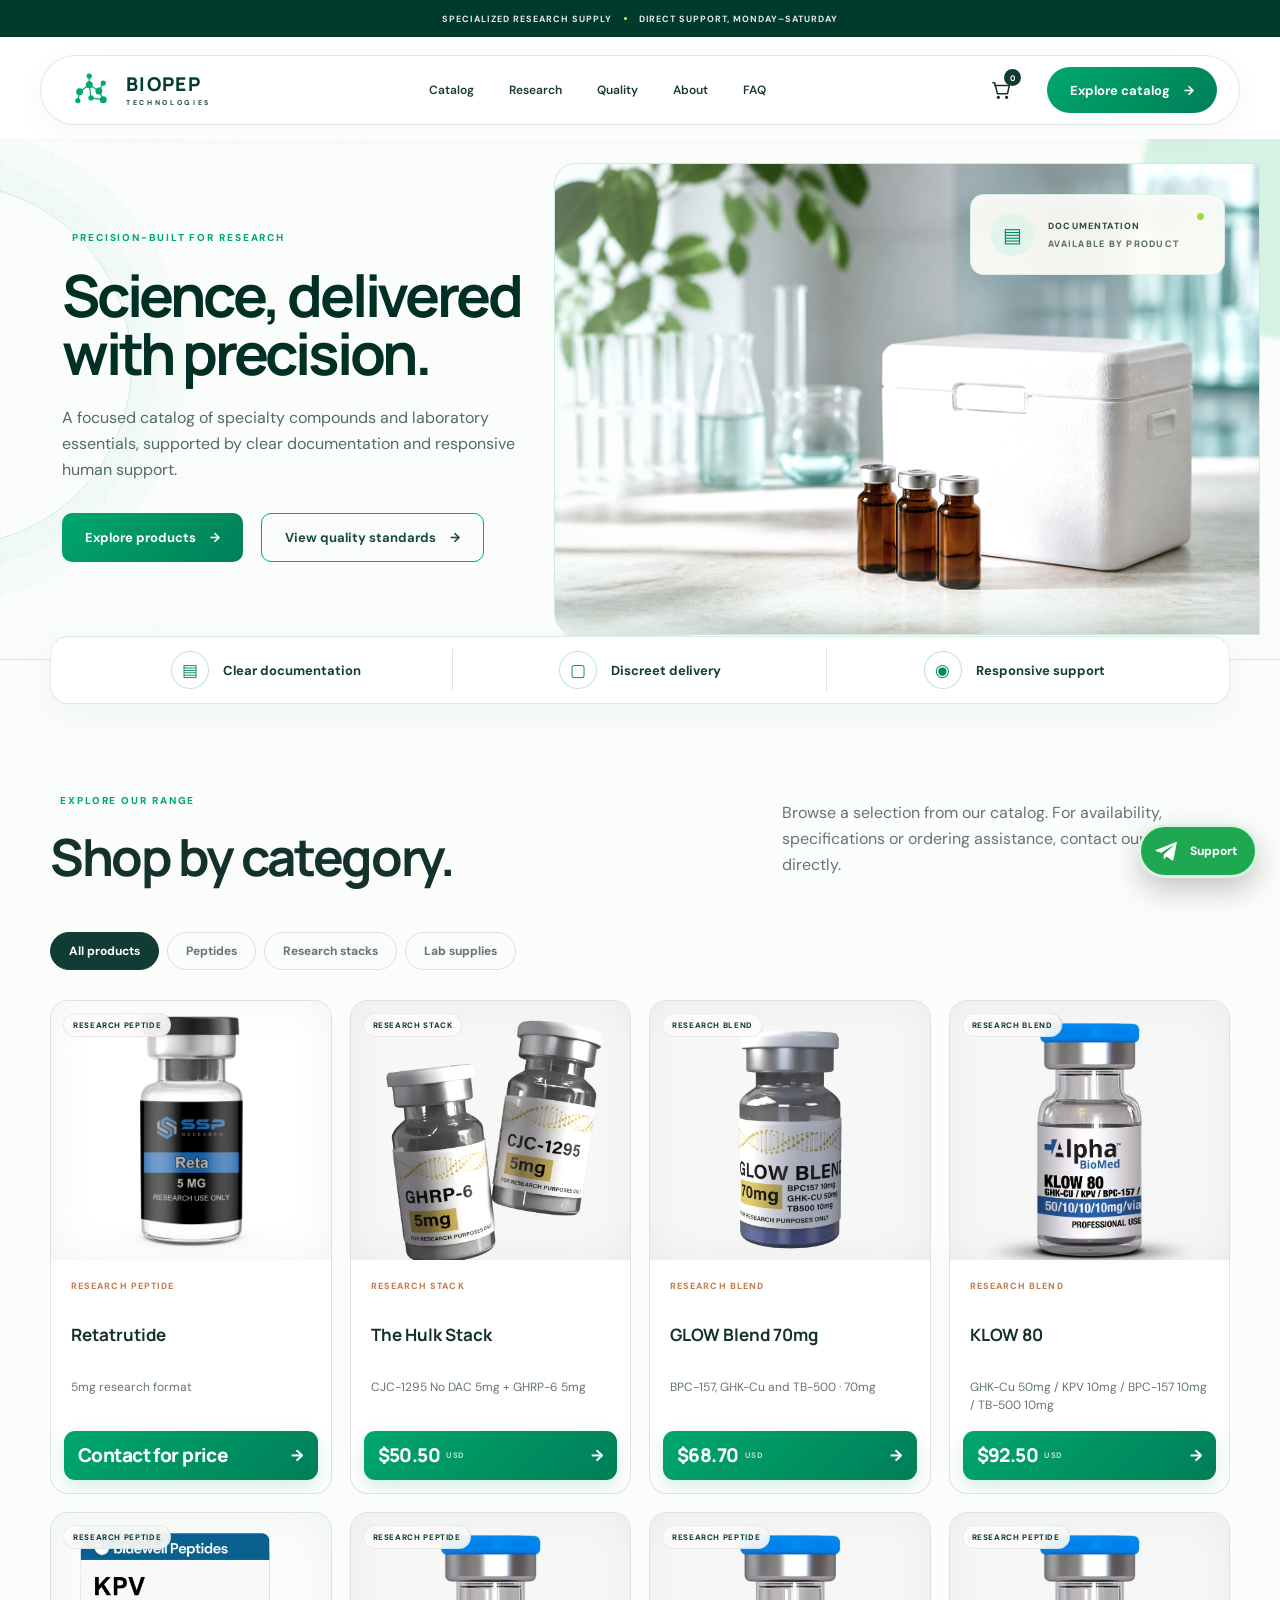
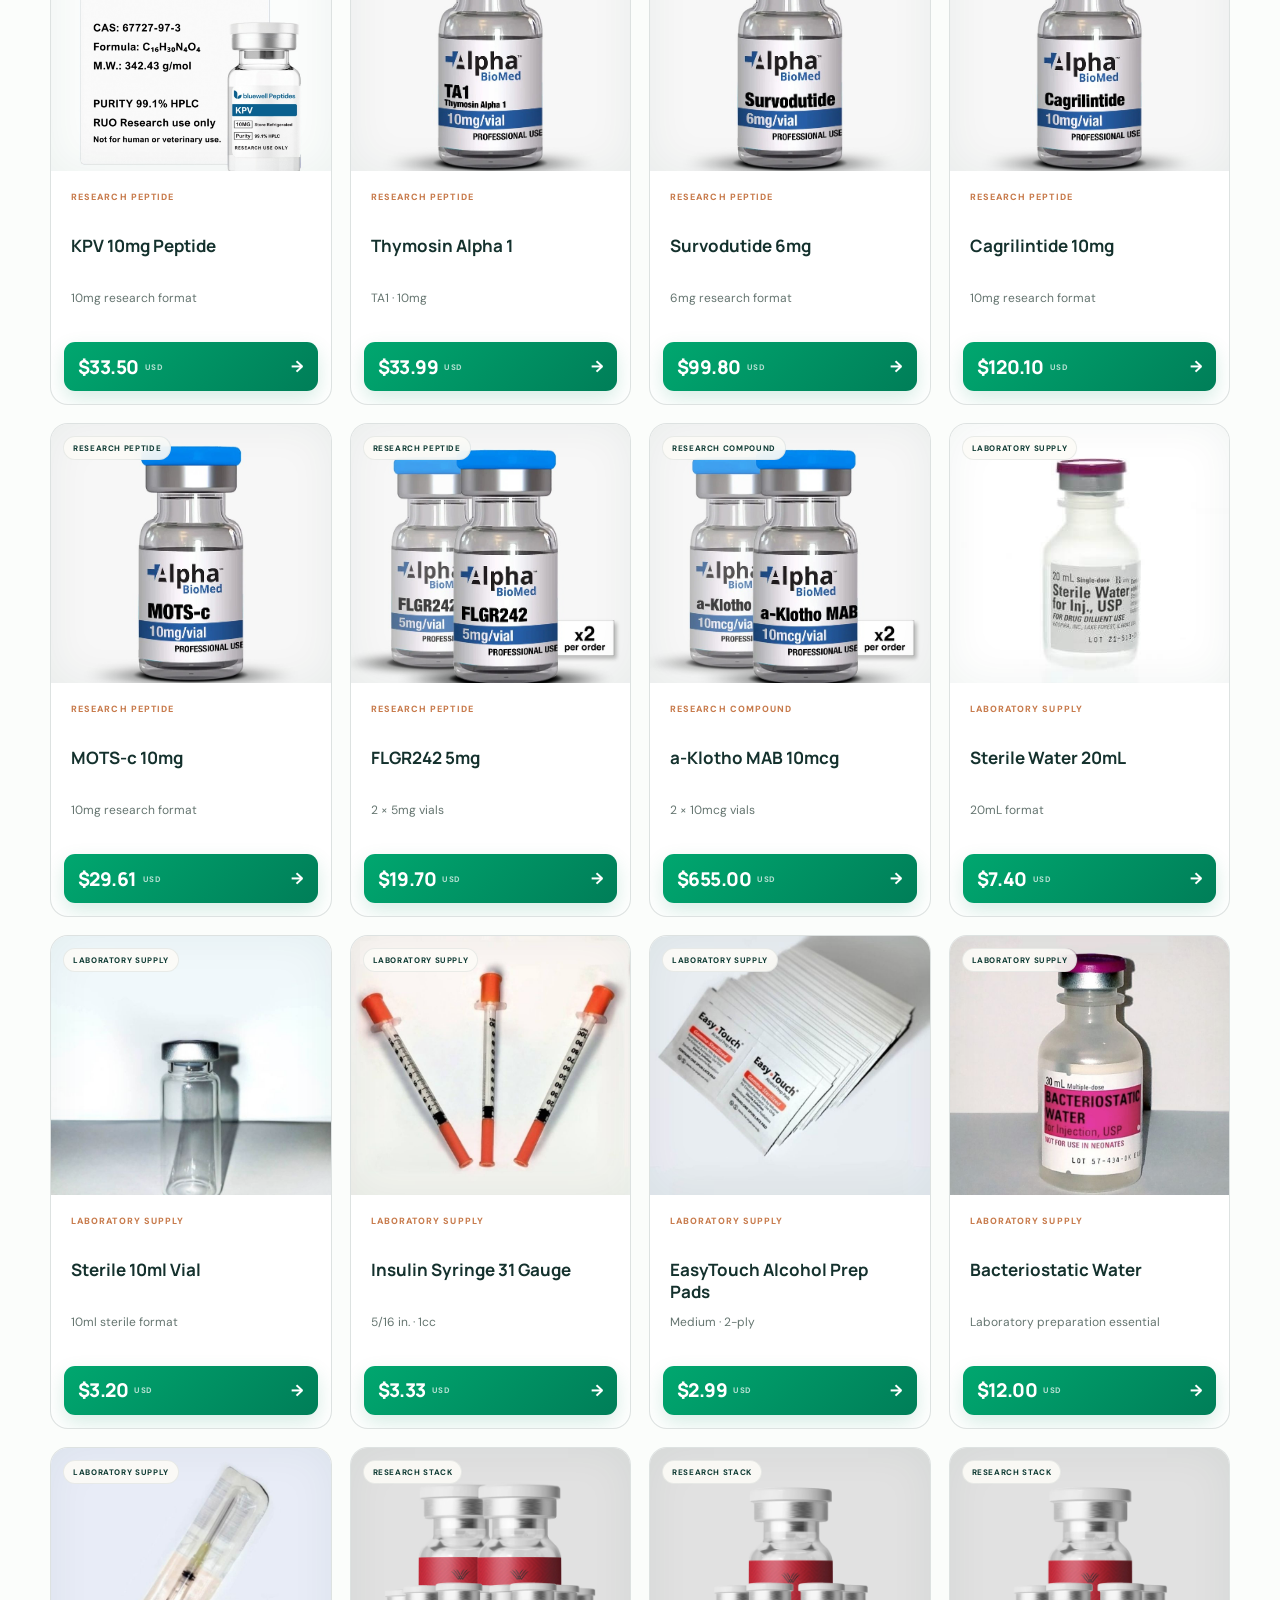
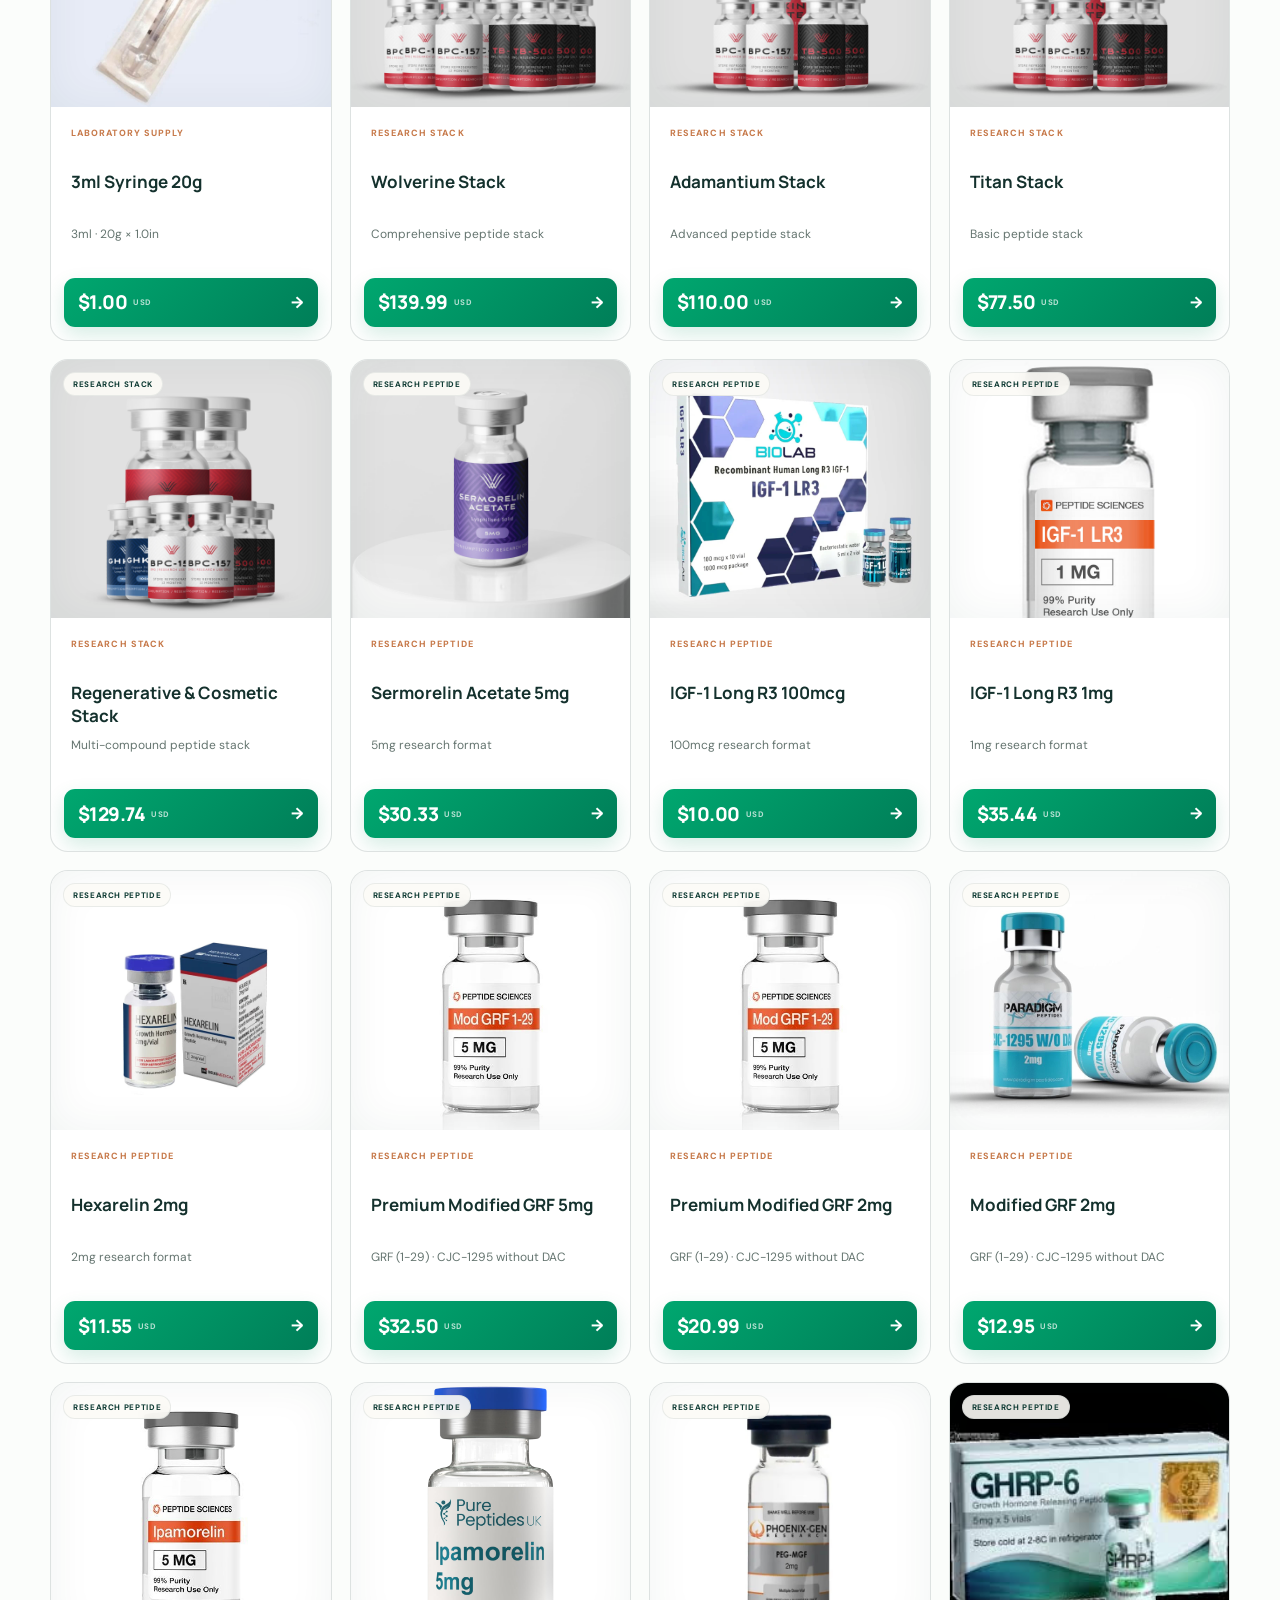
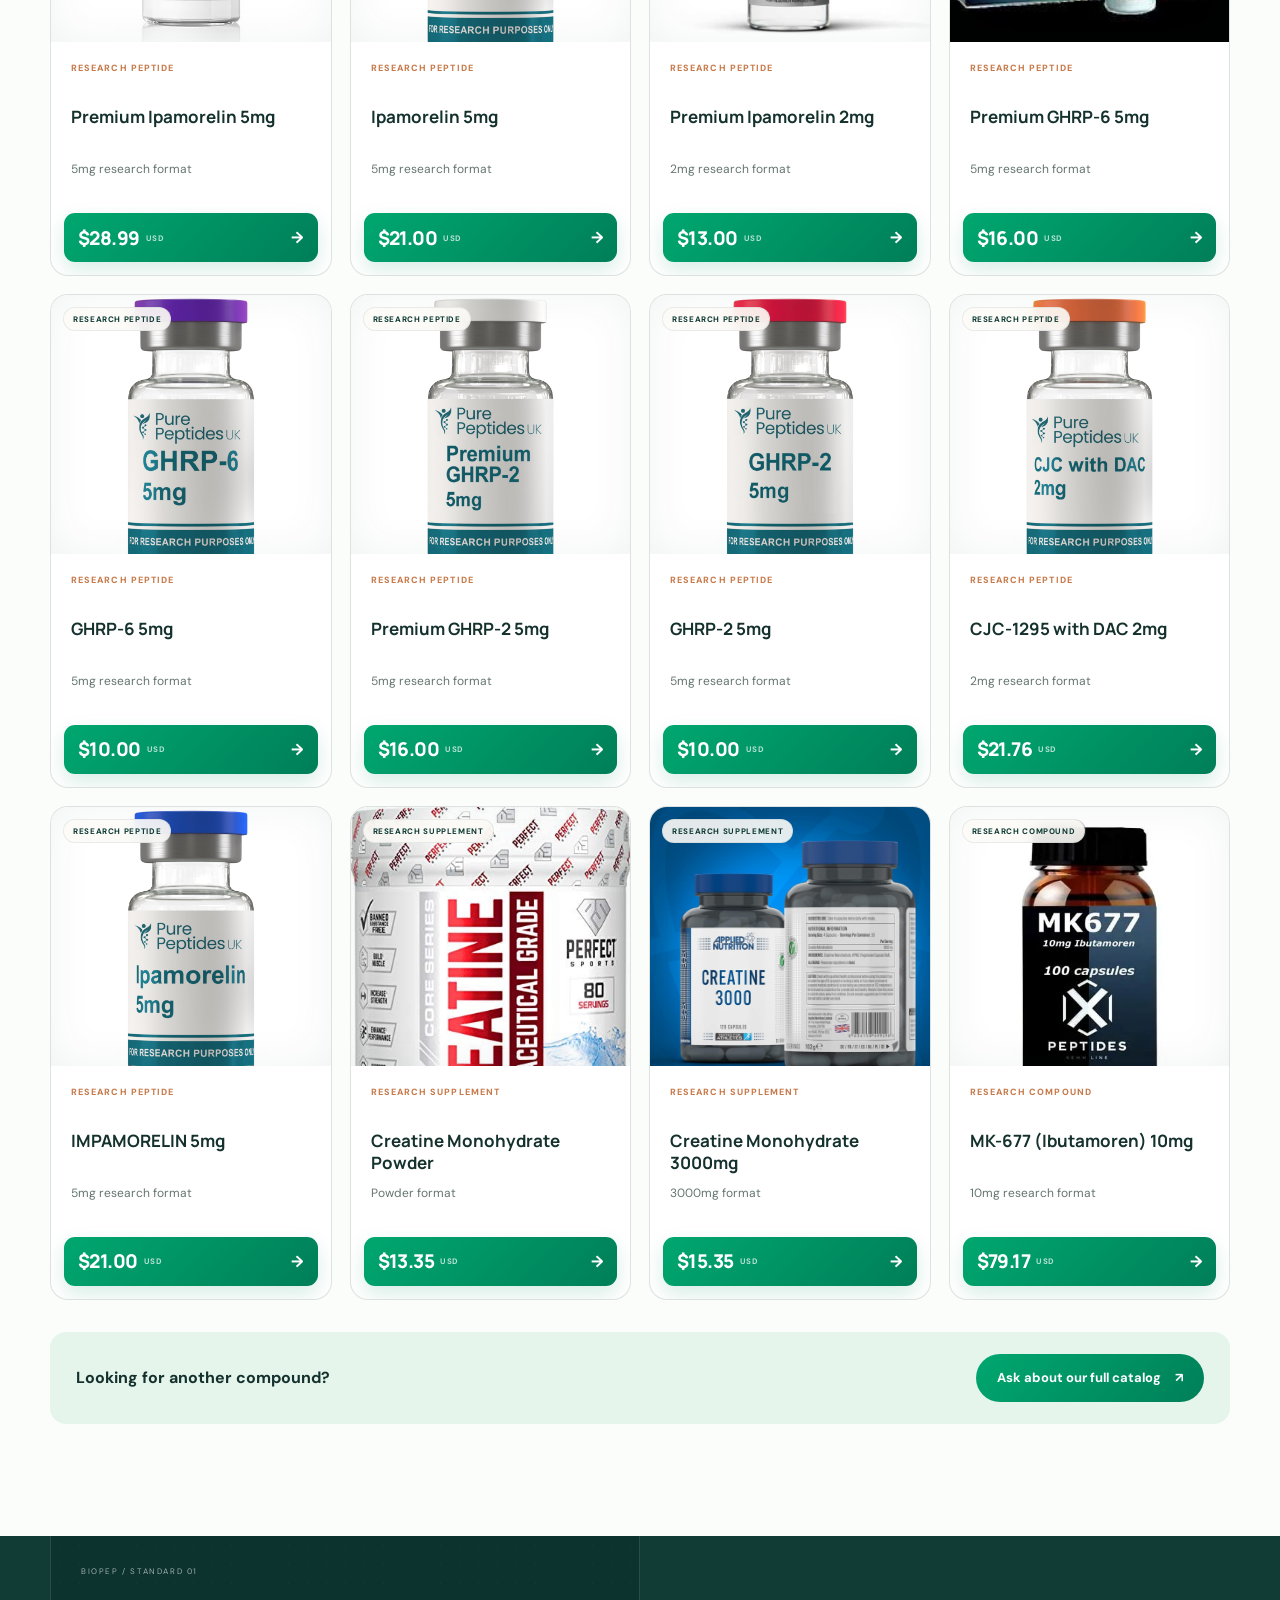
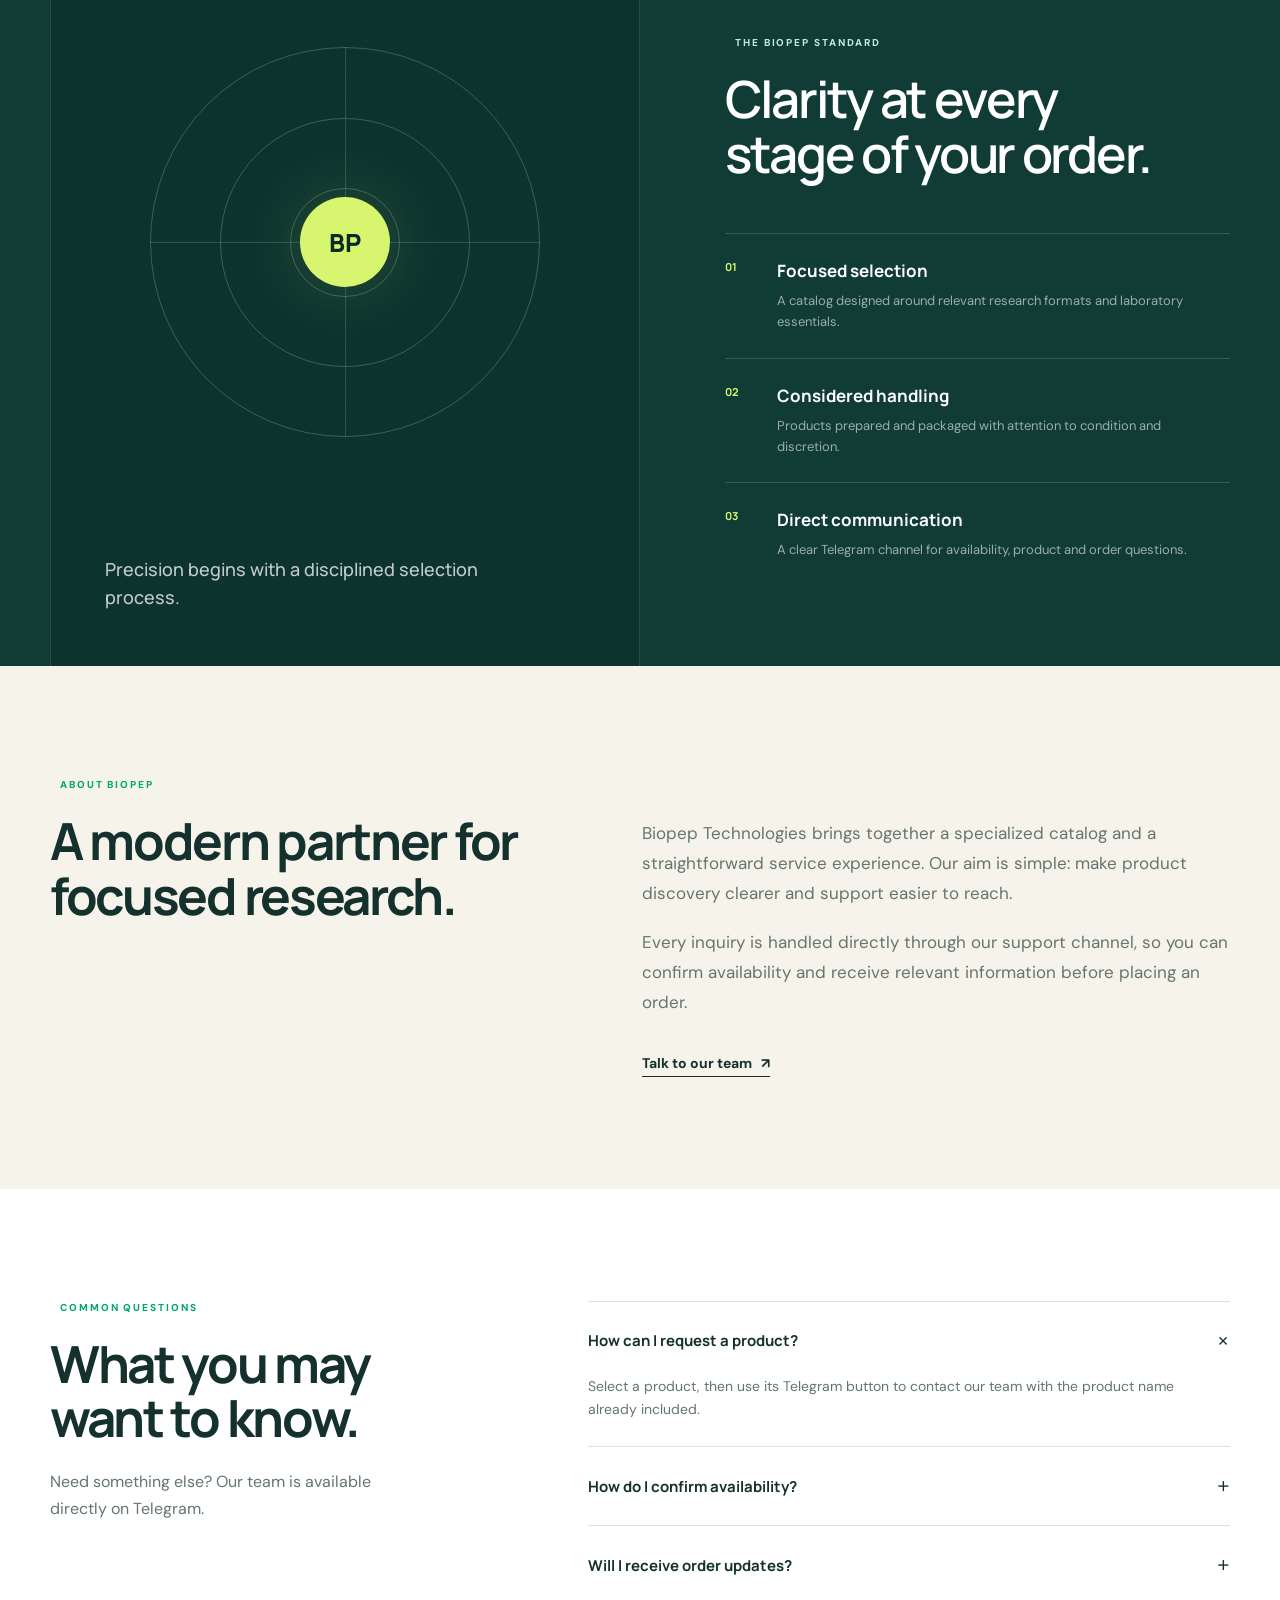
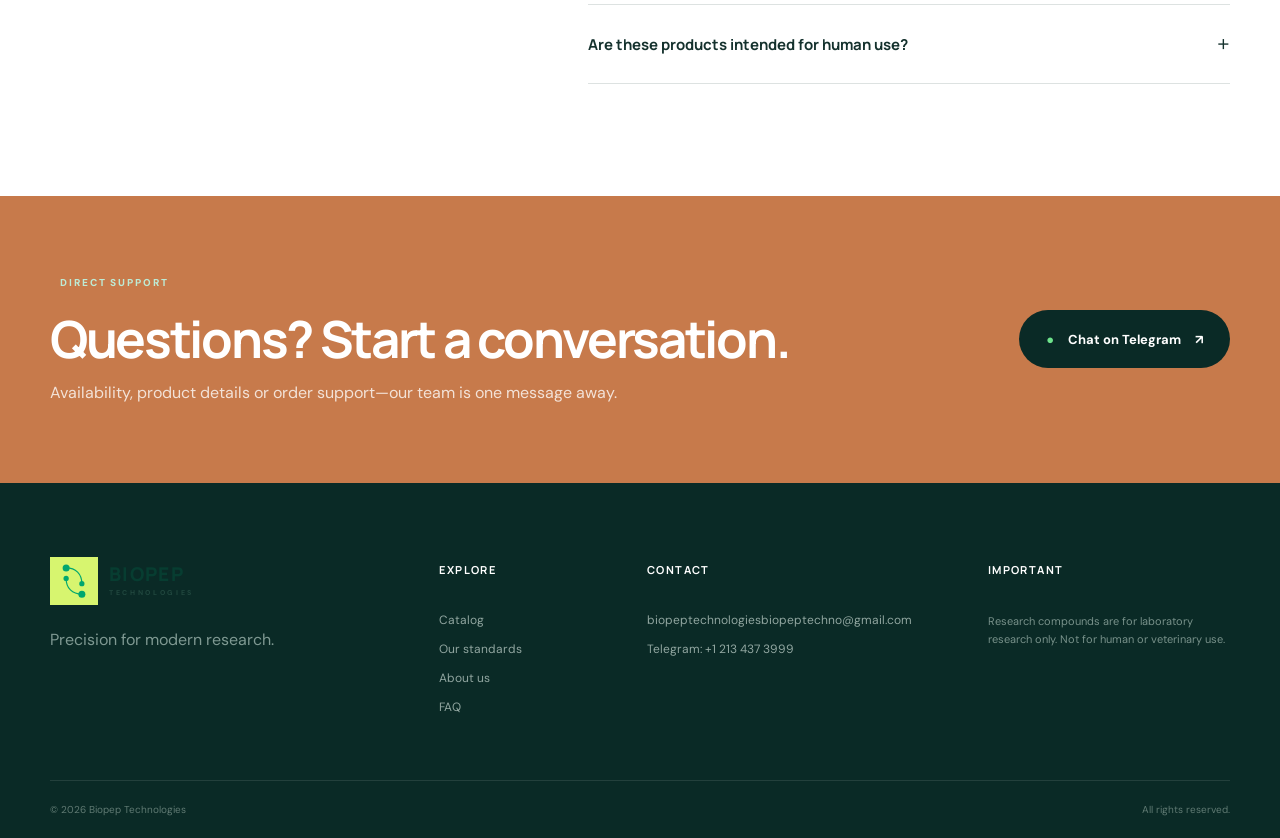
<file: index.html>
<!doctype html>
<html lang="en">
<head>
  <meta charset="utf-8">
  <meta name="viewport" content="width=device-width, initial-scale=1">
  <meta name="theme-color" content="#103c35">
  <meta name="description" content="Biopep Technologies supplies carefully selected research compounds and laboratory essentials with responsive support.">
  <meta property="og:title" content="Biopep Technologies | Precision for Modern Research">
  <meta property="og:description" content="Research compounds, laboratory essentials and direct specialist support.">
  <meta property="og:type" content="website">
  <title>Biopep Technologies | Precision for Modern Research</title>
  <link rel="preconnect" href="https://fonts.googleapis.com">
  <link rel="preconnect" href="https://fonts.gstatic.com" crossorigin>
  <link href="https://fonts.googleapis.com/css2?family=DM+Sans:wght@400;500;600;700&family=Manrope:wght@500;600;700;800&display=swap" rel="stylesheet">
  <link rel="stylesheet" href="styles.css">
</head>
<body>
  <div class="announcement">
    <span>Specialized research supply</span>
    <span class="announcement-dot"></span>
    <span>Direct support, Monday–Saturday</span>
  </div>

  <header class="site-header" id="top">
    <div class="shell nav-wrap">
      <a class="brand" href="#top" aria-label="Biopep Technologies home">
        <span class="brand-mark" aria-hidden="true">
          <svg viewBox="0 0 48 48"><path d="M11 26 22 18l11 7M22 18V8m0 10 2 15m9-8 5-9m-5 9 5 10M24 33l14 2M11 26l-2 10"/><circle cx="11" cy="26" r="4"/><circle cx="22" cy="18" r="4"/><circle cx="22" cy="8" r="3"/><circle cx="33" cy="25" r="4"/><circle cx="38" cy="16" r="3"/><circle cx="38" cy="35" r="4"/><circle cx="24" cy="33" r="3"/><circle cx="9" cy="36" r="3"/></svg>
        </span>
        <span class="brand-copy"><strong>BIOPEP</strong><small>TECHNOLOGIES</small></span>
      </a>

      <button class="menu-toggle" type="button" aria-expanded="false" aria-controls="main-nav">
        <span></span><span></span>
        <span class="sr-only">Open navigation</span>
      </button>

      <nav class="main-nav" id="main-nav" aria-label="Primary navigation">
        <a href="#catalog">Catalog</a>
        <a href="#about">Research</a>
        <a href="#standards">Quality</a>
        <a href="#about">About</a>
        <a href="#faq">FAQ</a>
      </nav>

      <div class="nav-icons" aria-label="Quick actions">
        <a href="#catalog" aria-label="Search products"><svg viewBox="0 0 24 24"><circle cx="11" cy="11" r="7"/><path d="m20 20-4-4"/></svg></a>
        <a href="#catalog" aria-label="View products"><svg viewBox="0 0 24 24"><path d="M4 7h16l-2 9H7L4 4H2"/><circle cx="8" cy="20" r="1"/><circle cx="17" cy="20" r="1"/></svg><b>0</b></a>
      </div>

      <a class="button button-dark nav-cta" href="#catalog">
        Explore catalog
        <span aria-hidden="true">→</span>
      </a>
    </div>
  </header>

  <main>
    <section class="hero">
      <div class="hero-orb orb-one"></div>
      <div class="hero-orb orb-two"></div>
      <div class="shell hero-grid">
        <div class="hero-copy">
          <p class="eyebrow"><span></span> Precision-built for research</p>
          <h1>Science, delivered<br>with precision.</h1>
          <p class="hero-lead">A focused catalog of specialty compounds and laboratory essentials, supported by clear documentation and responsive human support.</p>
          <div class="hero-actions">
            <a class="button button-dark" href="#catalog">Explore products <span aria-hidden="true">→</span></a>
            <a class="button button-outline" href="#standards">View quality standards <span>→</span></a>
          </div>
        </div>

        <div class="hero-visual" aria-label="Biopep research product presentation">
          <img class="hero-photo" src="biopep-hero-lab.png" alt="Amber research vials and insulated delivery case in a modern laboratory" width="1536" height="1024">
          <div class="visual-note note-quality"><span class="document-icon">▤</span><p><small>Documentation</small><strong>Available by product</strong></p><i></i></div>
        </div>
      </div>
    </section>

    <section class="trust-strip" aria-label="Our commitments">
      <div class="shell trust-grid">
        <div><span class="trust-icon">▤</span><p><strong>Clear documentation</strong><small>Available by product</small></p></div>
        <div><span class="trust-icon">▢</span><p><strong>Discreet delivery</strong><small>Considered packaging</small></p></div>
        <div><span class="trust-icon">◉</span><p><strong>Responsive support</strong><small>Direct Telegram assistance</small></p></div>
      </div>
    </section>

    <section class="catalog section" id="catalog">
      <div class="shell">
        <div class="section-heading">
          <div>
            <p class="eyebrow"><span></span> Explore our range</p>
            <h2>Shop by category.</h2>
          </div>
          <p>Browse a selection from our catalog. For availability, specifications or ordering assistance, contact our team directly.</p>
        </div>

        <div class="filter-row" role="group" aria-label="Filter products">
          <button class="filter active" data-filter="all" type="button">All products</button>
          <button class="filter" data-filter="peptides" type="button">Peptides</button>
          <button class="filter" data-filter="stacks" type="button">Research stacks</button>
          <button class="filter" data-filter="supplies" type="button">Lab supplies</button>
        </div>

        <div class="product-grid">
          <article class="product-card" data-category="stacks">
            <a class="product-image" href="products/the-hulk-stack"><span class="tag">Research stack</span><img src="the-hulk-stack.jpg" alt="The Hulk peptide research stack" loading="lazy"></a>
            <div class="product-info"><p class="product-type">Compound bundle</p><h3><a href="products/the-hulk-stack">The Hulk Stack</a></h3><p>CJC-1295 No DAC 5mg + GHRP-6 5mg</p><a class="product-action product-price-link" href="products/the-hulk-stack"><strong>$50.50</strong><small>USD</small><span>→</span></a></div>
          </article>
          <article class="product-card" data-category="peptides">
            <a class="product-image" href="products/glow-blend-70mg"><span class="tag">Popular</span><img src="glow-blend-70mg.jpg" alt="GLOW research blend" loading="lazy"></a>
            <div class="product-info"><p class="product-type">Research blend</p><h3><a href="products/glow-blend-70mg">GLOW Blend 70mg</a></h3><p>BPC-157, GHK-Cu and TB-500 blend</p><a class="product-action product-price-link" href="products/glow-blend-70mg"><strong>$68.70</strong><small>USD</small><span>→</span></a></div>
          </article>
          <article class="product-card" data-category="peptides">
            <a class="product-image" href="products/kpv-10mg"><span class="tag">10mg</span><img src="kpv-10mg.jpg" alt="KPV 10mg research peptide" loading="lazy"></a>
            <div class="product-info"><p class="product-type">Research peptide</p><h3><a href="products/kpv-10mg">KPV 10mg</a></h3><p>Selected compound for laboratory research</p><a class="product-action product-price-link" href="products/kpv-10mg"><strong>$33.50</strong><small>USD</small><span>→</span></a></div>
          </article>
          <article class="product-card" data-category="peptides">
            <a class="product-image" href="products/thymosin-alpha-1-10mg"><span class="tag">10mg</span><img src="thymosin-alpha-1-10mg.jpg" alt="Thymosin Alpha 1 research vial" loading="lazy"></a>
            <div class="product-info"><p class="product-type">Research peptide</p><h3><a href="products/thymosin-alpha-1-10mg">Thymosin Alpha 1</a></h3><p>TA1 · 10mg research format</p><a class="product-action product-price-link" href="products/thymosin-alpha-1-10mg"><strong>$33.99</strong><small>USD</small><span>→</span></a></div>
          </article>
          <article class="product-card" data-category="stacks">
            <a class="product-image" href="products/adamantium-stack"><span class="tag">Advanced</span><img src="adamantium-stack.jpg" alt="Adamantium advanced research stack" loading="lazy"></a>
            <div class="product-info"><p class="product-type">Research stack</p><h3><a href="products/adamantium-stack">Adamantium Stack</a></h3><p>Advanced multi-compound research bundle</p><a class="product-action product-price-link" href="products/adamantium-stack"><strong>$110.00</strong><small>USD</small><span>→</span></a></div>
          </article>
          <article class="product-card" data-category="peptides">
            <a class="product-image" href="products/survodutide-6mg"><span class="tag">6mg</span><img src="survodutide-6mg.jpg" alt="Survodutide 6mg research vial" loading="lazy"></a>
            <div class="product-info"><p class="product-type">Research peptide</p><h3><a href="products/survodutide-6mg">Survodutide</a></h3><p>6mg research format</p><a class="product-action product-price-link" href="products/survodutide-6mg"><strong>$99.80</strong><small>USD</small><span>→</span></a></div>
          </article>
          <article class="product-card" data-category="supplies">
            <a class="product-image" href="products/bacteriostatic-water"><span class="tag">Lab supply</span><img src="bacteriostatic-water.jpg" alt="Bacteriostatic water laboratory supply" loading="lazy"></a>
            <div class="product-info"><p class="product-type">Laboratory supply</p><h3><a href="products/bacteriostatic-water">Bacteriostatic Water</a></h3><p>Laboratory preparation essential</p><a class="product-action product-price-link" href="products/bacteriostatic-water"><strong>$12.00</strong><small>USD</small><span>→</span></a></div>
          </article>
          <article class="product-card" data-category="supplies">
            <a class="product-image" href="products/sterile-10ml-vial"><span class="tag">Lab supply</span><img src="sterile-10ml-vial.jpg" alt="Sterile 10ml laboratory vial" loading="lazy"></a>
            <div class="product-info"><p class="product-type">Laboratory supply</p><h3><a href="products/sterile-10ml-vial">Sterile 10ml Vial</a></h3><p>Clean, individually prepared format</p><a class="product-action product-price-link" href="products/sterile-10ml-vial"><strong>$3.20</strong><small>USD</small><span>→</span></a></div>
          </article>
        </div>

        <div class="catalog-cta">
          <p>Looking for another compound?</p>
          <a class="button button-dark telegram-link" data-message="Hello Biopep Technologies, I would like to ask about another product in your catalog." href="https://t.me/+12134373999" target="_blank" rel="noopener noreferrer">Ask about our full catalog <span>↗</span></a>
        </div>
      </div>
    </section>

    <section class="standards section" id="standards">
      <div class="shell standards-grid">
        <div class="standards-visual">
          <span class="micro-label">BIOPEP / STANDARD 01</span>
          <div class="rings"><span></span><span></span><span></span><b>BP</b></div>
          <p>Precision begins with a disciplined selection process.</p>
        </div>
        <div class="standards-copy">
          <p class="eyebrow light"><span></span> The Biopep standard</p>
          <h2>Clarity at every<br>stage of your order.</h2>
          <div class="standard-list">
            <div><span>01</span><p><strong>Focused selection</strong><small>A catalog designed around relevant research formats and laboratory essentials.</small></p></div>
            <div><span>02</span><p><strong>Considered handling</strong><small>Products prepared and packaged with attention to condition and discretion.</small></p></div>
            <div><span>03</span><p><strong>Direct communication</strong><small>A clear Telegram channel for availability, product and order questions.</small></p></div>
          </div>
        </div>
      </div>
    </section>

    <section class="about section" id="about">
      <div class="shell about-grid">
        <div>
          <p class="eyebrow"><span></span> About Biopep</p>
          <h2>A modern partner for focused research.</h2>
        </div>
        <div class="about-copy">
          <p>Biopep Technologies brings together a specialized catalog and a straightforward service experience. Our aim is simple: make product discovery clearer and support easier to reach.</p>
          <p>Every inquiry is handled directly through our support channel, so you can confirm availability and receive relevant information before placing an order.</p>
          <a class="text-link telegram-link" data-message="Hello Biopep Technologies, I would like to learn more about your company." href="https://t.me/+12134373999" target="_blank" rel="noopener noreferrer">Talk to our team <span>↗</span></a>
        </div>
      </div>
    </section>

    <section class="faq section" id="faq">
      <div class="shell faq-grid">
        <div class="faq-heading"><p class="eyebrow"><span></span> Common questions</p><h2>What you may want to know.</h2><p>Need something else? Our team is available directly on Telegram.</p></div>
        <div class="accordion">
          <details open><summary>How can I request a product?<span>+</span></summary><p>Select a product, then use its Telegram button to contact our team with the product name already included.</p></details>
          <details><summary>How do I confirm availability?<span>+</span></summary><p>Contact us through Telegram before ordering. Our team will confirm current availability and the relevant product information.</p></details>
          <details><summary>Will I receive order updates?<span>+</span></summary><p>Order and dispatch updates are communicated directly through the contact details agreed with our support team.</p></details>
          <details><summary>Are these products intended for human use?<span>+</span></summary><p>Products identified as research compounds are offered strictly for lawful laboratory research and are not intended for human or veterinary use.</p></details>
        </div>
      </div>
    </section>

    <section class="contact-banner">
      <div class="shell contact-inner">
        <div><p class="eyebrow light"><span></span> Direct support</p><h2>Questions? Start a conversation.</h2><p>Availability, product details or order support—our team is one message away.</p></div>
        <a class="button button-whatsapp telegram-link" data-message="Hello Biopep Technologies, I need assistance." href="https://t.me/+12134373999" target="_blank" rel="noopener noreferrer"><span class="wa-dot">●</span> Chat on Telegram <span>↗</span></a>
      </div>
    </section>
  </main>

  <footer class="footer">
    <div class="shell footer-grid">
      <div>
        <a class="brand brand-footer" href="#top"><span class="brand-mark" aria-hidden="true"><svg viewBox="0 0 48 48"><path d="M15 9c11 0 18 7 18 18M33 39c-11 0-18-7-18-18"/><circle cx="15" cy="9" r="4"/><circle cx="33" cy="39" r="4"/><circle cx="33" cy="27" r="3"/><circle cx="15" cy="21" r="3"/></svg></span><span class="brand-copy"><strong>BIOPEP</strong><small>TECHNOLOGIES</small></span></a>
        <p>Precision for modern research.</p>
      </div>
      <div><h3>Explore</h3><a href="#catalog">Catalog</a><a href="#standards">Our standards</a><a href="#about">About us</a><a href="#faq">FAQ</a></div>
      <div><h3>Contact</h3><a href="mailto:biopeptechnologiesbiopeptechno@gmail.com">biopeptechnologiesbiopeptechno@gmail.com</a><a class="telegram-link" data-message="Hello Biopep Technologies." href="https://t.me/+12134373999" target="_blank" rel="noopener noreferrer">Telegram: +1 213 437 3999</a></div>
      <div><h3>Important</h3><p class="disclaimer">Research compounds are for laboratory research only. Not for human or veterinary use.</p></div>
    </div>
    <div class="shell footer-bottom"><span>© <span id="year"></span> Biopep Technologies</span><span>All rights reserved.</span></div>
  </footer>

  <a class="floating-whatsapp telegram-link" data-message="Hello Biopep Technologies, I need assistance." href="https://t.me/+12134373999" target="_blank" rel="noopener noreferrer" aria-label="Contact Biopep Technologies on Telegram">
    <svg viewBox="0 0 32 32" aria-hidden="true"><path d="M27.8 5.2 23.7 26c-.3 1.5-1.1 1.9-2.3 1.2l-6.3-4.7-3 2.9c-.3.3-.6.6-1.2.6l.5-6.5L23.2 8.8c.5-.5-.1-.8-.8-.3L7.8 17.7l-6.3-2c-1.4-.4-1.4-1.4.3-2.1L26.4 4c1.1-.4 2.1.3 1.4 1.2Z"/></svg>
    <span>Support</span>
  </a>

  <script src="product-data.js"></script>
  <script src="script.js"></script>
</body>
</html>
</file>
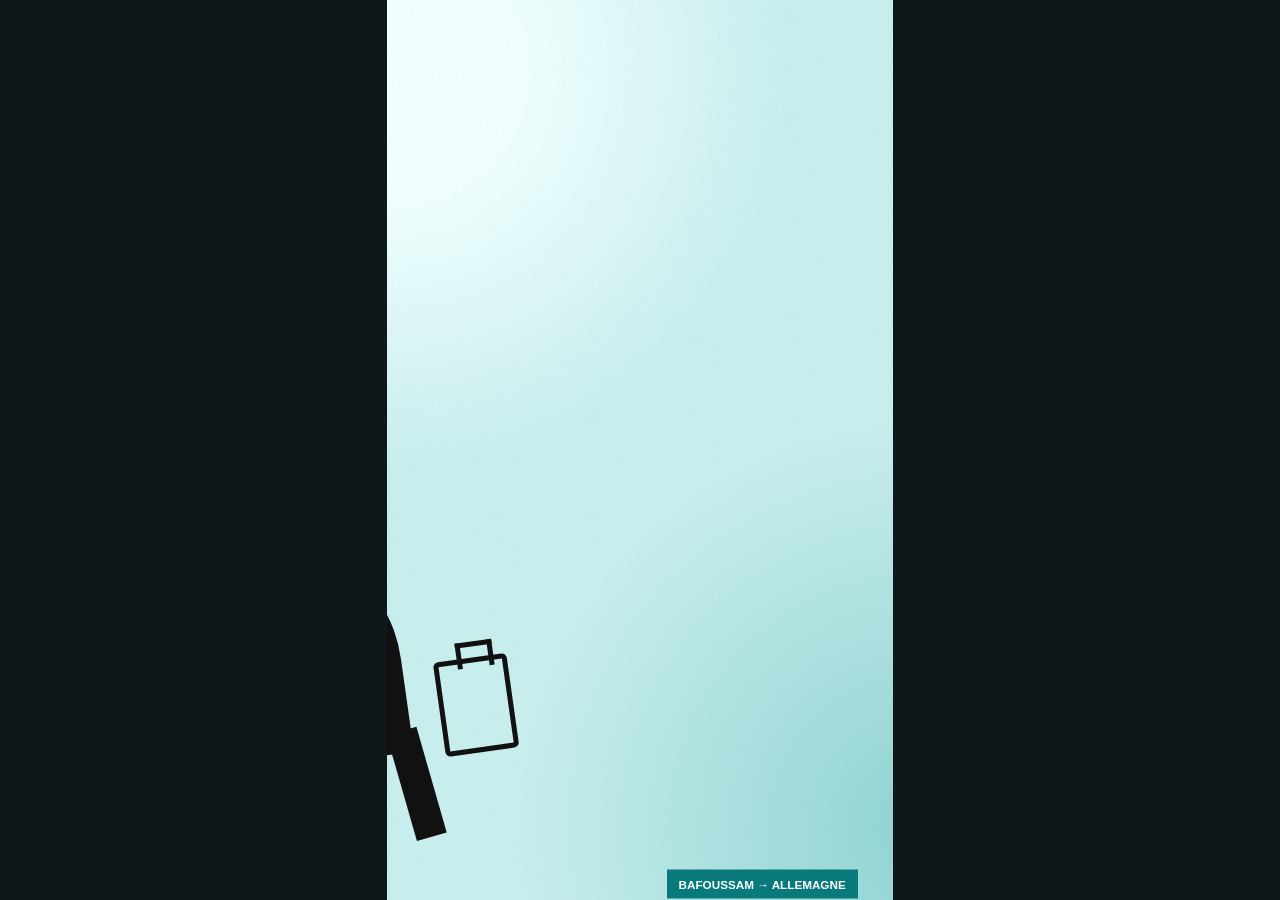
<file: motion-demo/index.html>
<!doctype html><html lang="fr"><head><meta charset="utf-8"><meta name="viewport" content="width=device-width,initial-scale=1"><title>La Boussole - Motion 10s</title><style>
:root{font-family:Arial,Helvetica,sans-serif;color:#071d20}*{box-sizing:border-box}body{margin:0;min-height:100vh;display:grid;place-items:center;background:#101718;overflow:hidden}.stage{position:relative;width:min(100vw,56.25vh);aspect-ratio:9/16;overflow:hidden;background:#c8eeee;isolation:isolate}.stage:before{content:"";position:absolute;inset:-20%;background:radial-gradient(circle at 15% 20%,#efffff 0 11%,transparent 34%),radial-gradient(circle at 90% 80%,#8fd3d2 0,transparent 34%);animation:bg 10s ease-in-out infinite}.grain{position:absolute;inset:-20%;opacity:.045;background-image:url("data:image/svg+xml,%3Csvg xmlns='http://www.w3.org/2000/svg' width='100' height='100'%3E%3Cfilter id='n'%3E%3CfeTurbulence baseFrequency='.8' numOctaves='2'/%3E%3C/filter%3E%3Crect width='100%25' height='100%25' filter='url(%23n)'/%3E%3C/svg%3E")}.brand{position:absolute;left:7%;top:5%;font-size:clamp(9px,1.25vh,14px);font-weight:800;text-transform:uppercase;opacity:0;animation:brand 10s ease infinite}.brand i{display:inline-block;width:8px;height:8px;margin-right:7px;border-radius:50%;background:#f15b4e}.question{position:absolute;left:7%;right:7%;top:14%;font-weight:900;font-size:clamp(34px,5.6vh,66px);line-height:.94}.question span{display:block;overflow:hidden}.question b{display:block;transform:translateY(115%)}.q1 b{animation:q1 10s cubic-bezier(.16,1,.3,1) infinite}.q2 b{color:#087a7b;animation:q2 10s cubic-bezier(.16,1,.3,1) infinite}.q3 b{animation:q3 10s cubic-bezier(.16,1,.3,1) infinite}.choice{position:absolute;left:7%;right:7%;top:36%;display:flex;align-items:center;gap:10px;font-size:clamp(13px,2vh,22px);font-weight:800;opacity:0;animation:choice 10s ease infinite}.choice .dot{width:8px;height:8px;border-radius:50%;background:#f15b4e}.window{position:absolute;left:8%;right:8%;bottom:9%;height:43%;border:5px solid #073e42;transform:scale(.65) rotate(-4deg);opacity:0;animation:window 10s cubic-bezier(.16,1,.3,1) infinite}.window:before,.window:after{content:"";position:absolute;background:#073e42}.window:before{width:5px;top:0;bottom:0;left:50%}.window:after{height:5px;left:0;right:0;top:50%}.city{position:absolute;left:10%;right:10%;bottom:9%;height:22%;overflow:hidden;opacity:0;animation:city 10s ease infinite}.city i{position:absolute;bottom:0;width:14%;background:#67b7b6;border-top:4px solid #087a7b}.city i:nth-child(1){left:0;height:42%}.city i:nth-child(2){left:17%;height:70%}.city i:nth-child(3){left:36%;height:52%}.city i:nth-child(4){left:54%;height:82%}.city i:nth-child(5){left:73%;height:60%}.city i:nth-child(6){left:89%;height:38%}.person{position:absolute;left:19%;bottom:7%;width:34%;height:35%;transform:translateX(-120%) rotate(-8deg);animation:person 10s cubic-bezier(.16,1,.3,1) infinite}.head{position:absolute;left:34%;top:0;width:30%;aspect-ratio:1;border-radius:50%;background:#111}.body{position:absolute;left:24%;top:21%;width:50%;height:54%;border-radius:45% 45% 12% 12%;background:#111}.leg{position:absolute;top:68%;width:18%;height:35%;background:#111;transform-origin:top}.leg.a{left:34%;transform:rotate(8deg)}.leg.b{left:59%;transform:rotate(-8deg)}.case{position:absolute;right:-35%;top:48%;width:43%;height:30%;border:5px solid #111;border-radius:5px}.case:before{content:"";position:absolute;left:29%;top:-25%;width:42%;height:25%;border:5px solid #111;border-bottom:0}.path{position:absolute;left:50%;bottom:20%;width:0;height:4px;background:#f15b4e;transform-origin:left;animation:path 10s ease infinite}.badge{position:absolute;right:7%;bottom:5%;padding:8px 12px;background:#087a7b;color:#fff;font-size:clamp(9px,1.3vh,14px);font-weight:800;transform:translateY(150%);animation:badge 10s cubic-bezier(.16,1,.3,1) infinite}.wipe{position:absolute;inset:0;z-index:6;background:#087a7b;transform:translateX(-101%);animation:wipe 10s cubic-bezier(.7,0,.3,1) infinite}
@keyframes bg{0%{transform:scale(1.08)}80%{transform:scale(1)}100%{transform:scale(1.04)}}@keyframes brand{0%,3%{opacity:0;transform:translateY(-8px)}10%,87%{opacity:1;transform:none}92%,100%{opacity:0}}@keyframes q1{0%,8%{transform:translateY(115%)}16%,84%{transform:none}90%,100%{transform:translateY(-115%)}}@keyframes q2{0%,18%{transform:translateY(115%)}27%,84%{transform:none}90%,100%{transform:translateY(-115%)}}@keyframes q3{0%,30%{transform:translateY(115%)}39%,84%{transform:none}90%,100%{transform:translateY(-115%)}}@keyframes choice{0%,39%{opacity:0;transform:translateX(-20px)}48%,84%{opacity:1;transform:none}90%,100%{opacity:0}}@keyframes window{0%,42%{opacity:0;transform:scale(.65) rotate(-4deg)}55%,84%{opacity:1;transform:scale(1) rotate(0)}90%,100%{opacity:0;transform:scale(1.08)}}@keyframes city{0%,50%{opacity:0;transform:translateY(25%)}62%,84%{opacity:1;transform:none}90%,100%{opacity:0}}@keyframes person{0%,54%{transform:translateX(-120%) rotate(-8deg)}67%,84%{transform:translateX(0) rotate(0)}90%,100%{transform:translateX(15%)}}@keyframes path{0%,64%{width:0}78%,87%{width:38%}92%,100%{width:0}}@keyframes badge{0%,70%{transform:translateY(150%)}81%,88%{transform:none}94%,100%{transform:translateY(150%)}}@keyframes wipe{0%,90%{transform:translateX(-101%)}97%{transform:translateX(0)}100%{transform:translateX(101%)}}
</style></head><body><main class="stage"><div class="grain"></div><div class="brand"><i></i>Groupe La Boussole</div><div class="question"><span class="q1"><b>Tu rêves</b></span><span class="q2"><b>d'étudier,</b></span><span class="q3"><b>de travailler...</b></span></div><div class="choice"><i class="dot"></i>Construire ton avenir en Allemagne ?</div><div class="window"></div><div class="city"><i></i><i></i><i></i><i></i><i></i><i></i></div><div class="person"><i class="head"></i><i class="body"></i><i class="leg a"></i><i class="leg b"></i><i class="case"></i></div><div class="path"></div><div class="badge">BAFOUSSAM → ALLEMAGNE</div><div class="wipe"></div></main></body></html>
</file>
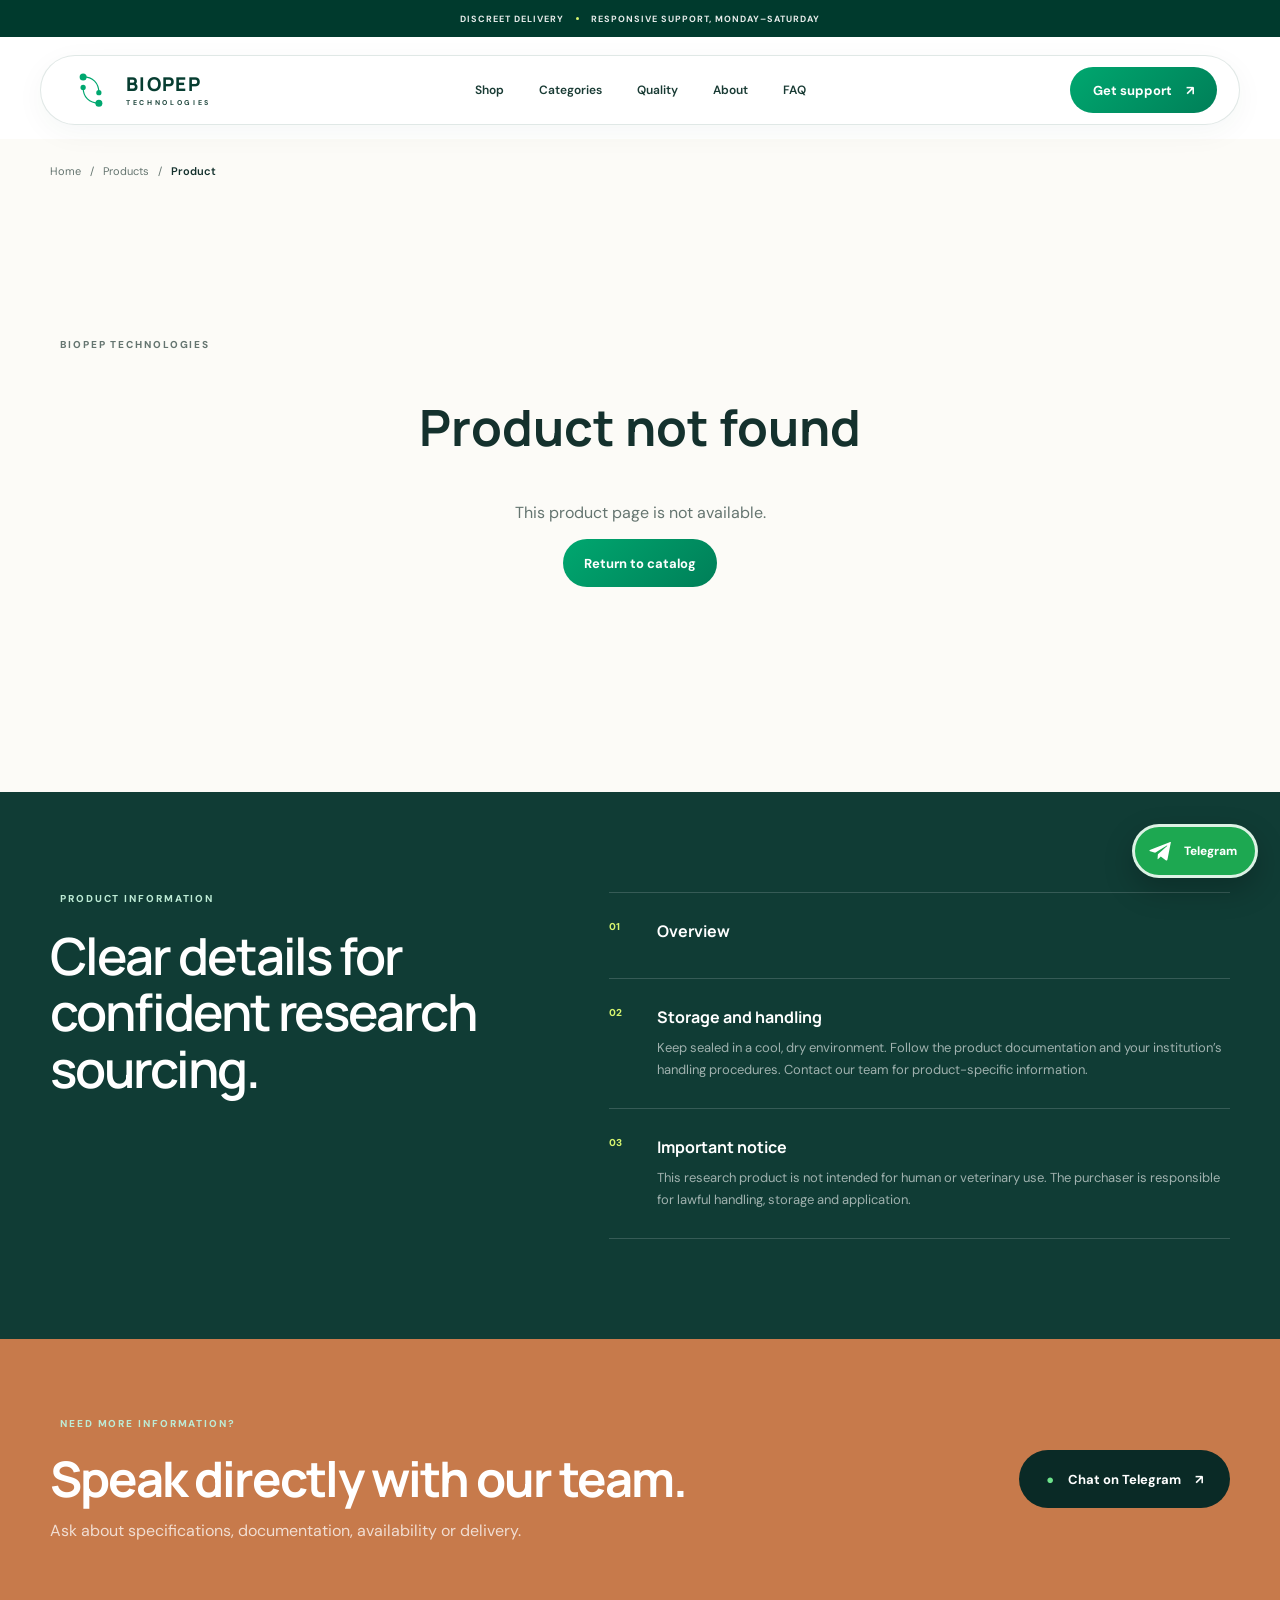
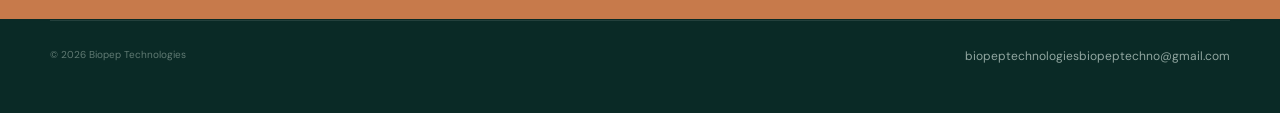
<file: product.html>
<!doctype html>
<html lang="en">
<head>
  <meta charset="utf-8">
  <meta name="viewport" content="width=device-width, initial-scale=1">
  <meta name="theme-color" content="#103c35">
  <meta name="description" id="meta-description" content="View research product details from Biopep Technologies.">
  <title>Product details | Biopep Technologies</title>
  <link rel="preconnect" href="https://fonts.googleapis.com">
  <link rel="preconnect" href="https://fonts.gstatic.com" crossorigin>
  <link href="https://fonts.googleapis.com/css2?family=DM+Sans:wght@400;500;600;700&family=Manrope:wght@500;600;700;800&display=swap" rel="stylesheet">
  <link rel="stylesheet" href="styles.css">
  <link rel="stylesheet" href="product.css">
</head>
<body>
  <div class="announcement"><span>Discreet delivery</span><span class="announcement-dot"></span><span>Responsive support, Monday–Saturday</span></div>
  <header class="site-header">
    <div class="shell nav-wrap">
      <a class="brand" href="index.html"><span class="brand-mark" aria-hidden="true"><svg viewBox="0 0 48 48"><path d="M15 9c11 0 18 7 18 18M33 39c-11 0-18-7-18-18"/><circle cx="15" cy="9" r="4"/><circle cx="33" cy="39" r="4"/><circle cx="33" cy="27" r="3"/><circle cx="15" cy="21" r="3"/></svg></span><span class="brand-copy"><strong>BIOPEP</strong><small>TECHNOLOGIES</small></span></a>
      <nav class="main-nav product-nav"><a href="index.html#catalog">Shop</a><a href="index.html#catalog">Categories</a><a href="index.html#standards">Quality</a><a href="index.html#about">About</a><a href="index.html#faq">FAQ</a></nav>
      <a class="button button-dark nav-cta direct-telegram" href="https://t.me/+12134373999" target="_blank" rel="noopener noreferrer">Get support <span>↗</span></a>
    </div>
  </header>

  <main class="product-main">
    <div class="shell breadcrumbs"><a href="index.html">Home</a><span>/</span><a href="index.html#catalog">Products</a><span>/</span><b id="breadcrumb-name">Product</b></div>
    <section class="shell product-detail" id="product-detail">
      <div class="detail-gallery">
        <div class="research-badge">Research use only</div>
        <img id="product-image" src="" alt="">
      </div>
      <div class="detail-content">
        <p class="eyebrow"><span></span><b id="product-category">Research product</b></p>
        <h1 id="product-name">Product</h1>
        <p class="detail-format" id="product-format"></p>
        <div class="detail-price"><strong id="product-price">$0.00</strong><span>USD</span></div>
        <div class="availability"><span></span> Available — confirm with support</div>
        <p class="detail-description" id="product-description"></p>
        <div class="detail-actions">
          <a id="product-telegram" class="button button-dark" href="https://t.me/+12134373999" target="_blank" rel="noopener noreferrer">Request via Telegram <span>↗</span></a>
          <a class="button button-outline" href="mailto:biopeptechnologiesbiopeptechno@gmail.com">Email us</a>
        </div>
        <p class="response-note">Our team will confirm current availability and provide relevant ordering information.</p>
        <div class="detail-assurances">
          <div><span>◇</span><p><strong>Quality focused</strong><small>Specialized catalog</small></p></div>
          <div><span>▢</span><p><strong>Discreet delivery</strong><small>Considered packaging</small></p></div>
          <div><span>◉</span><p><strong>Direct support</strong><small>Telegram assistance</small></p></div>
        </div>
      </div>
    </section>

    <section class="product-information">
      <div class="shell information-grid">
        <div><p class="eyebrow"><span></span>Product information</p><h2>Clear details for confident research sourcing.</h2></div>
        <div class="info-panels">
          <article><span>01</span><div><h3>Overview</h3><p id="overview-text"></p></div></article>
          <article><span>02</span><div><h3>Storage and handling</h3><p>Keep sealed in a cool, dry environment. Follow the product documentation and your institution’s handling procedures. Contact our team for product-specific information.</p></div></article>
          <article><span>03</span><div><h3>Important notice</h3><p>This research product is not intended for human or veterinary use. The purchaser is responsible for lawful handling, storage and application.</p></div></article>
        </div>
      </div>
    </section>

    <section class="product-contact">
      <div class="shell contact-inner"><div><p class="eyebrow light"><span></span>Need more information?</p><h2>Speak directly with our team.</h2><p>Ask about specifications, documentation, availability or delivery.</p></div><a class="button button-whatsapp direct-telegram" href="https://t.me/+12134373999" target="_blank" rel="noopener noreferrer"><span class="wa-dot">●</span> Chat on Telegram <span>↗</span></a></div>
    </section>
  </main>

  <footer class="footer product-footer"><div class="shell footer-bottom"><span>© <span id="year"></span> Biopep Technologies</span><a href="mailto:biopeptechnologiesbiopeptechno@gmail.com">biopeptechnologiesbiopeptechno@gmail.com</a></div></footer>
  <a class="floating-whatsapp direct-telegram" href="https://t.me/+12134373999" target="_blank" rel="noopener noreferrer" aria-label="Contact Biopep Technologies on Telegram"><svg viewBox="0 0 32 32"><path d="M27.8 5.2 23.7 26c-.3 1.5-1.1 1.9-2.3 1.2l-6.3-4.7-3 2.9c-.3.3-.6.6-1.2.6l.5-6.5L23.2 8.8c.5-.5-.1-.8-.8-.3L7.8 17.7l-6.3-2c-1.4-.4-1.4-1.4.3-2.1L26.4 4c1.1-.4 2.1.3 1.4 1.2Z"/></svg><span>Telegram</span></a>
  <script src="product-data.js"></script>
  <script src="product.js"></script>
</body>
</html>
</file>
<file: styles.css>
:root {
  --ink: #14312d;
  --forest: #103c35;
  --forest-2: #0a2a26;
  --mint: #bdebd5;
  --mint-light: #e5f5ec;
  --acid: #d7f56f;
  --cream: #f6f3ea;
  --paper: #fcfbf7;
  --copper: #c77a4b;
  --muted: #657570;
  --line: rgba(20, 49, 45, .14);
  --shadow: 0 24px 70px rgba(13, 54, 48, .1);
  --radius: 24px;
}

* { box-sizing: border-box; }
html { scroll-behavior: smooth; }
body { margin: 0; color: var(--ink); background: var(--paper); font-family: "DM Sans", sans-serif; -webkit-font-smoothing: antialiased; }
body.menu-open { overflow: hidden; }
a { color: inherit; text-decoration: none; }
button, input { font: inherit; }
img { display: block; max-width: 100%; }
.shell { width: min(1180px, calc(100% - 40px)); margin-inline: auto; }
.sr-only { position: absolute; width: 1px; height: 1px; padding: 0; overflow: hidden; clip: rect(0,0,0,0); white-space: nowrap; border: 0; }
.announcement { height: 34px; padding: 0 20px; display: flex; align-items: center; justify-content: center; gap: 12px; color: #dcebe5; background: var(--forest-2); font-size: 11px; font-weight: 700; letter-spacing: .11em; text-transform: uppercase; }
.announcement-dot { width: 3px; height: 3px; border-radius: 50%; background: var(--acid); }
.site-header { position: sticky; top: 0; z-index: 50; background: rgba(252,251,247,.88); border-bottom: 1px solid var(--line); backdrop-filter: blur(18px); }
.nav-wrap { height: 82px; display: flex; align-items: center; justify-content: space-between; gap: 28px; }
.brand { display: inline-flex; align-items: center; gap: 11px; flex: none; }
.brand-mark { width: 39px; height: 39px; display: grid; place-items: center; color: var(--forest); background: var(--mint); border-radius: 12px; transform: rotate(-3deg); }
.brand-mark svg { width: 31px; fill: none; stroke: currentColor; stroke-width: 2; stroke-linecap: round; }
.brand-mark circle { fill: currentColor; stroke: none; }
.brand-copy { display: flex; flex-direction: column; line-height: 1; }
.brand-copy strong { font-family: "Manrope", sans-serif; font-size: 18px; font-weight: 800; letter-spacing: .035em; }
.brand-copy small { margin-top: 5px; font-size: 8px; font-weight: 700; letter-spacing: .32em; }
.main-nav { margin-left: auto; display: flex; align-items: center; gap: 32px; font-size: 14px; font-weight: 600; }
.main-nav a { position: relative; padding: 8px 0; }
.main-nav a::after { content: ""; position: absolute; left: 0; right: 100%; bottom: 2px; height: 1px; background: var(--forest); transition: right .25s ease; }
.main-nav a:hover::after { right: 0; }
.nav-icons { display: flex; align-items: center; gap: 15px; }
.nav-icons a { width: 34px; height: 34px; position: relative; display: grid; place-items: center; }
.nav-icons svg { width: 22px; fill: none; stroke: currentColor; stroke-width: 1.7; stroke-linecap: round; stroke-linejoin: round; }
.nav-icons b { width: 17px; height: 17px; position: absolute; right: -2px; top: -4px; display: grid; place-items: center; color: white; background: var(--forest); border-radius: 50%; font-size: 8px; }
.button { min-height: 48px; padding: 0 21px; border-radius: 999px; display: inline-flex; align-items: center; justify-content: center; gap: 14px; border: 0; font-size: 13px; font-weight: 700; transition: transform .2s ease, background .2s ease, box-shadow .2s ease; }
.button:hover { transform: translateY(-2px); }
.button-dark { color: white; background: var(--forest); }
.button-dark:hover { background: var(--forest-2); box-shadow: 0 10px 30px rgba(10,42,38,.2); }
.button-accent { color: var(--forest-2); background: var(--acid); }
.button-accent:hover { background: #e3fb8e; box-shadow: 0 12px 32px rgba(177,205,79,.25); }
.button-outline { color: var(--ink); background: transparent; border: 1px solid var(--ink); }
.button-outline:hover { background: white; box-shadow: 0 10px 25px rgba(10,42,38,.08); }
.menu-toggle { display: none; padding: 10px; border: 0; background: transparent; }
.menu-toggle > span:not(.sr-only) { display: block; width: 24px; height: 2px; margin: 5px; background: var(--ink); transition: transform .2s ease; }

.hero { min-height: 560px; position: relative; overflow: hidden; background: var(--cream); border-bottom: 1px solid var(--line); }
.hero::before { content: ""; position: absolute; inset: 0; background-image: radial-gradient(rgba(16,60,53,.12) .6px, transparent .6px); background-size: 16px 16px; mask-image: linear-gradient(to right, black, transparent 55%); opacity: .34; }
.hero-grid { width: 100%; max-width: none; min-height: 560px; display: grid; grid-template-columns: 1fr 1fr; align-items: stretch; gap: 0; position: relative; z-index: 2; }
.hero-copy { max-width: 590px; width: calc(100% - 80px); margin-left: max(40px, calc((100vw - 1180px)/2)); padding: 74px 0 68px; align-self: center; }
.eyebrow { margin: 0 0 22px; display: flex; align-items: center; gap: 10px; color: var(--forest); font-size: 11px; font-weight: 800; letter-spacing: .17em; text-transform: uppercase; }
.eyebrow > span { width: 28px; height: 1px; background: currentColor; }
.hero h1 { margin: 0; color: var(--forest-2); font-family: "Manrope", sans-serif; font-size: clamp(48px, 4.2vw, 67px); line-height: 1.02; letter-spacing: -.055em; }
.hero h1 em { color: var(--copper); font-family: Georgia, serif; font-weight: 400; }
.hero-lead { max-width: 470px; margin: 28px 0 0; color: var(--muted); font-size: 17px; line-height: 1.68; }
.hero-actions { margin-top: 34px; display: flex; align-items: center; gap: 28px; }
.text-link { display: inline-flex; gap: 9px; align-items: center; padding-bottom: 4px; border-bottom: 1px solid var(--ink); font-size: 14px; font-weight: 700; }
.text-link span { transition: transform .2s ease; }
.text-link:hover span { transform: translate(2px,-2px); }
.hero-visual { min-height: 560px; position: relative; background: #dce8e6; overflow: hidden; border-radius: 120px 0 0 0; }
.hero-photo { width: 100%; height: 100%; object-fit: cover; object-position: 52% center; }
.note-quality { top: 72px; right: 64px; min-width: 220px; padding: 20px; display: flex; align-items: center; gap: 14px; border-radius: 14px; }
.note-quality p { margin: 0; display: flex; flex-direction: column; gap: 5px; }
.note-quality small { color: var(--muted); font-size: 9px; font-weight: 800; letter-spacing: .13em; text-transform: uppercase; }
.note-quality strong { font: 800 11px "Manrope",sans-serif; letter-spacing: .14em; text-transform: uppercase; }
.document-icon { width: 43px; height: 43px; display: grid; place-items: center; color: var(--forest); background: var(--mint-light); border-radius: 50%; font-size: 27px; transform: rotate(180deg); }
.visual-grid { position: absolute; inset: 0; opacity: .1; background-image: linear-gradient(rgba(255,255,255,.45) 1px, transparent 1px), linear-gradient(90deg, rgba(255,255,255,.45) 1px, transparent 1px); background-size: 42px 42px; }
.hero-visual::after { content: "BIOPEP"; position: absolute; right: -30px; bottom: 18px; color: rgba(255,255,255,.045); font: 800 92px/1 "Manrope", sans-serif; letter-spacing: -.05em; }
.product-stage { width: 69%; aspect-ratio: 1; position: absolute; left: 15.5%; top: 15%; display: grid; place-items: center; border: 1px solid rgba(255,255,255,.18); border-radius: 50%; }
.product-stage::before, .product-stage::after { content: ""; position: absolute; border: 1px solid rgba(189,235,213,.18); border-radius: 50%; }
.product-stage::before { inset: 12%; }.product-stage::after { inset: 25%; }
.product-stage img { width: 72%; aspect-ratio: 1; object-fit: cover; position: relative; z-index: 2; border-radius: 50%; mix-blend-mode: screen; filter: contrast(1.05) drop-shadow(0 30px 35px rgba(0,0,0,.25)); }
.stage-glow { position: absolute; inset: 22%; background: var(--mint); border-radius: 50%; filter: blur(45px); opacity: .25; }
.visual-note { position: absolute; z-index: 4; color: var(--ink); background: rgba(252,251,247,.94); box-shadow: 0 14px 40px rgba(0,0,0,.14); backdrop-filter: blur(10px); }
.note-top { top: 13%; left: 7%; padding: 11px 15px; border-radius: 999px; display: flex; align-items: center; gap: 8px; font-size: 10px; font-weight: 800; letter-spacing: .08em; text-transform: uppercase; }
.pulse { width: 7px; height: 7px; border-radius: 50%; background: #54a66f; box-shadow: 0 0 0 5px rgba(84,166,111,.12); }
.note-bottom { right: 7%; bottom: 9%; min-width: 205px; padding: 16px 18px; border-radius: 14px; display: flex; flex-direction: column; }
.note-bottom small { color: var(--muted); font-size: 9px; letter-spacing: .1em; text-transform: uppercase; }
.note-bottom strong { margin-top: 5px; font: 700 14px "Manrope", sans-serif; }
.molecule { position: absolute; border-radius: 50%; background: var(--acid); box-shadow: 0 0 0 8px rgba(215,245,111,.12); }
.molecule::after { content: ""; position: absolute; height: 1px; background: rgba(215,245,111,.6); transform-origin: left; }
.molecule-a { width: 12px; height: 12px; top: 23%; right: 12%; }.molecule-a::after { width: 65px; transform: rotate(125deg); }
.molecule-b { width: 8px; height: 8px; left: 9%; bottom: 25%; }.molecule-b::after { width: 54px; transform: rotate(-30deg); }
.hero-orb { position: absolute; border-radius: 50%; filter: blur(2px); }
.orb-one { width: 300px; height: 300px; right: -160px; top: -100px; background: rgba(189,235,213,.6); }
.orb-two { width: 180px; height: 180px; left: 42%; bottom: -130px; background: rgba(199,122,75,.16); }

.trust-strip { background: white; border-bottom: 1px solid var(--line); }
.trust-grid { min-height: 88px; display: grid; grid-template-columns: repeat(3,1fr); align-items: center; }
.trust-grid > div { min-height: 52px; padding: 0 26px; display: flex; align-items: center; gap: 14px; border-right: 1px solid var(--line); }
.trust-grid > div:first-child { padding-left: 50px; }.trust-grid > div:last-child { border: 0; }
.trust-icon { width: 36px; height: 36px; flex: none; display: grid; place-items: center; color: var(--forest); background: var(--mint-light); border-radius: 50%; font-size: 17px; }
.trust-grid p { margin: 0; display: flex; flex-direction: column; gap: 4px; }
.trust-grid strong { font-size: 13px; }.trust-grid small { color: var(--muted); font-size: 10px; }
.section { padding: 112px 0; }
.section-heading { display: grid; grid-template-columns: 1.2fr .8fr; align-items: end; gap: 60px; }
.section-heading h2, .about h2, .faq h2 { margin: 0; font: 700 clamp(37px,4vw,54px)/1.07 "Manrope", sans-serif; letter-spacing: -.045em; }
.section-heading > p { margin: 0 0 5px; color: var(--muted); font-size: 16px; line-height: 1.65; }
.filter-row { margin: 48px 0 30px; display: flex; gap: 8px; flex-wrap: wrap; }
.filter { padding: 10px 18px; color: var(--muted); background: transparent; border: 1px solid var(--line); border-radius: 999px; cursor: pointer; font-size: 12px; font-weight: 700; }
.filter.active, .filter:hover { color: white; background: var(--forest); border-color: var(--forest); }
.product-grid { display: grid; grid-template-columns: repeat(4, 1fr); gap: 18px; }
.product-card { background: white; border: 1px solid var(--line); border-radius: 18px; overflow: hidden; transition: transform .25s ease, box-shadow .25s ease; }
.product-card:hover { transform: translateY(-6px); box-shadow: var(--shadow); }
.product-card.hidden { display: none; }
.product-image { aspect-ratio: 1.08; position: relative; display: grid; place-items: center; overflow: hidden; background: #f0f2ed; }
.product-image::after { content: ""; position: absolute; inset: 0; box-shadow: inset 0 0 45px rgba(16,60,53,.06); pointer-events: none; }
.product-image img { width: 100%; height: 100%; object-fit: cover; transition: transform .4s ease; }
.product-card:hover .product-image img { transform: scale(1.035); }
.tag { position: absolute; z-index: 2; top: 12px; left: 12px; padding: 6px 9px; color: var(--forest); background: rgba(252,251,247,.9); border: 1px solid rgba(16,60,53,.08); border-radius: 999px; font-size: 8px; font-weight: 800; letter-spacing: .08em; text-transform: uppercase; backdrop-filter: blur(8px); }
.product-info { padding: 20px; }
.product-type { margin: 0 0 8px !important; color: var(--copper) !important; font-size: 9px !important; font-weight: 800; letter-spacing: .12em; text-transform: uppercase; }
.product-info h3 { min-height: 45px; margin: 0; font: 700 17px/1.3 "Manrope", sans-serif; }
.product-info > p { min-height: 36px; margin: 9px 0 17px; color: var(--muted); font-size: 12px; line-height: 1.5; }
.product-action { padding-top: 14px; display: flex; justify-content: space-between; align-items: center; border-top: 1px solid var(--line); font-size: 11px; font-weight: 800; letter-spacing: .02em; }
.product-action span { color: var(--copper); font-size: 16px; transition: transform .2s ease; }.product-action:hover span { transform: translate(2px,-2px); }
.product-price-link { min-height: 49px; margin: 4px -7px -7px; padding: 0 14px; justify-content: flex-start; gap: 6px; color: white; background: linear-gradient(135deg,#00a76f,#007e58); border: 0; border-radius: 11px; box-shadow: 0 8px 20px rgba(0,143,96,.16); transition: transform .2s ease,box-shadow .2s ease,background .2s ease; }
.product-price-link strong { font: 800 19px "Manrope",sans-serif; letter-spacing: -.03em; }
.product-price-link strong:only-child { font-size: 14px; letter-spacing: 0; }
.product-price-link small { color: rgba(255,255,255,.7); font-size: 8px; letter-spacing: .08em; }
.product-price-link span { margin-left: auto; color: white; }
.product-price-link:hover { color:white; background: linear-gradient(135deg,#00b77a,#006f4e); box-shadow: 0 11px 26px rgba(0,143,96,.24); transform: translateY(-2px); }
.catalog-cta { margin-top: 32px; padding: 22px 26px; display: flex; justify-content: space-between; align-items: center; color: var(--ink); background: var(--mint-light); border-radius: 16px; }
.catalog-cta p { margin: 0; font-weight: 700; }

.standards { padding: 0; color: white; background: var(--forest); }
.standards-grid { min-height: 675px; display: grid; grid-template-columns: 1fr 1fr; }
.standards-visual { position: relative; display: flex; flex-direction: column; justify-content: flex-end; padding: 54px; overflow: hidden; border-left: 1px solid rgba(255,255,255,.13); border-right: 1px solid rgba(255,255,255,.13); background: #0c332e; }
.standards-visual::before { content: ""; position: absolute; inset: 0; background-image: radial-gradient(rgba(255,255,255,.22) .7px,transparent .7px); background-size: 19px 19px; opacity: .22; }
.micro-label { position: absolute; left: 30px; top: 30px; color: rgba(255,255,255,.6); font-size: 8px; letter-spacing: .2em; }
.rings { width: 390px; height: 390px; position: absolute; left: 50%; top: 42%; display: grid; place-items: center; transform: translate(-50%,-50%); }
.rings span { position: absolute; border: 1px solid rgba(189,235,213,.25); border-radius: 50%; }.rings span:nth-child(1){inset:0}.rings span:nth-child(2){inset:18%}.rings span:nth-child(3){inset:36%}
.rings::before, .rings::after { content:""; position:absolute; background:rgba(189,235,213,.18); }.rings::before{width:100%;height:1px}.rings::after{width:1px;height:100%}
.rings b { width: 90px; height: 90px; z-index: 2; display: grid; place-items: center; color: var(--forest-2); background: var(--acid); border-radius: 50%; font: 800 25px "Manrope",sans-serif; box-shadow: 0 0 70px rgba(215,245,111,.18); }
.standards-visual > p { max-width: 410px; position: relative; z-index: 2; margin: 0; color: rgba(255,255,255,.75); font: 500 18px/1.55 "Manrope",sans-serif; }
.standards-copy { padding: 100px 0 80px 85px; }
.eyebrow.light { color: var(--mint); }
.standards-copy h2 { margin: 0 0 52px; font: 600 clamp(39px,4vw,56px)/1.08 "Manrope",sans-serif; letter-spacing: -.045em; }
.standard-list > div { padding: 25px 0; display: grid; grid-template-columns: 52px 1fr; border-top: 1px solid rgba(255,255,255,.16); }
.standard-list > div > span { color: var(--acid); font: 700 11px "Manrope",sans-serif; }
.standard-list p { margin: 0; display: flex; flex-direction: column; gap: 9px; }.standard-list strong { font: 700 17px "Manrope",sans-serif; }.standard-list small { max-width: 430px; color: rgba(255,255,255,.58); font-size: 13px; line-height: 1.6; }

.about { background: var(--cream); }
.about-grid { display: grid; grid-template-columns: .9fr 1.1fr; gap: 110px; }
.about h2 { max-width: 470px; }
.about-copy { padding-top: 41px; }
.about-copy p { margin: 0 0 20px; color: var(--muted); font-size: 17px; line-height: 1.75; }
.about-copy .text-link { margin-top: 16px; }
.faq { background: white; }
.faq-grid { display: grid; grid-template-columns: .8fr 1.2fr; gap: 110px; }
.faq-heading > p:last-child { max-width: 340px; margin-top: 24px; color: var(--muted); line-height: 1.65; }
.accordion { border-top: 1px solid var(--line); }
details { border-bottom: 1px solid var(--line); }
summary { padding: 24px 0; display: flex; justify-content: space-between; align-items: center; list-style: none; cursor: pointer; font: 700 15px "Manrope",sans-serif; }
summary::-webkit-details-marker { display: none; } summary span { font-size: 22px; font-weight: 400; transition: transform .2s ease; } details[open] summary span { transform: rotate(45deg); }
details p { max-width: 650px; margin: -5px 45px 24px 0; color: var(--muted); font-size: 14px; line-height: 1.7; }
.contact-banner { padding: 80px 0; color: white; background: var(--copper); }
.contact-inner { display: flex; justify-content: space-between; align-items: center; gap: 50px; }
.contact-inner h2 { margin: 0; font: 700 clamp(35px,4vw,52px)/1.08 "Manrope",sans-serif; letter-spacing: -.045em; }.contact-inner p:not(.eyebrow) { margin: 15px 0 0; color: rgba(255,255,255,.78); }
.button-whatsapp { min-height: 58px; padding: 0 27px; flex: none; color: white; background: var(--forest-2); }.wa-dot { color: #6ee38c; }
.footer { padding: 74px 0 22px; color: #c1ceca; background: var(--forest-2); }
.footer-grid { display: grid; grid-template-columns: 1.4fr .65fr 1.2fr 1fr; gap: 50px; }
.brand-footer { color: white; }.brand-footer .brand-mark { background: var(--acid); }.footer-grid > div:first-child > p { margin: 22px 0 0; color: #7f9992; }
.footer h3 { margin: 5px 0 22px; color: white; font: 700 11px "Manrope",sans-serif; letter-spacing: .13em; text-transform: uppercase; }
.footer-grid > div:not(:first-child) { display: flex; flex-direction: column; align-items: flex-start; gap: 13px; }.footer a:not(.brand) { color: #91a6a0; font-size: 12px; transition: color .2s ease; }.footer a:hover { color: white; }
.footer-grid > div:nth-child(3) a:first-of-type { overflow-wrap: anywhere; }
.disclaimer { margin: 0; color: #78918a; font-size: 11px; line-height: 1.65; }
.footer-bottom { margin-top: 65px; padding-top: 22px; display: flex; justify-content: space-between; color: #607a73; border-top: 1px solid rgba(255,255,255,.1); font-size: 10px; }
.floating-whatsapp { position: fixed; right: 22px; bottom: 22px; z-index: 40; height: 54px; padding: 0 18px 0 14px; display: flex; align-items: center; gap: 10px; color: white; background: #1da851; border: 3px solid rgba(255,255,255,.85); border-radius: 999px; box-shadow: 0 12px 30px rgba(0,0,0,.22); font-size: 12px; font-weight: 800; transition: transform .2s ease; }.floating-whatsapp:hover { transform: translateY(-3px); }.floating-whatsapp svg { width: 25px; fill: white; }

@media (max-width: 980px) {
  .main-nav { gap: 18px; }.nav-cta, .nav-icons { display: none; }
  .hero-grid { grid-template-columns: 1fr 1fr; gap: 35px; }.hero h1 { font-size: 53px; }.hero-proof { gap: 10px; }
  .product-grid { grid-template-columns: repeat(2,1fr); }
  .trust-grid { grid-template-columns: repeat(3,1fr); }.trust-grid > div { padding: 20px; }
  .standards-copy { padding-left: 45px; }.rings { width: 310px; height: 310px; }
  .about-grid, .faq-grid { gap: 55px; }.footer-grid { grid-template-columns: 1fr 1fr; }
}

@media (max-width: 720px) {
  .shell { width: min(100% - 28px, 1180px); }.announcement { font-size: 8px; }.nav-wrap { height: 70px; }
  .menu-toggle { display: block; margin-left: auto; }.main-nav { position: fixed; top: 104px; left: 0; right: 0; height: calc(100vh - 104px); padding: 38px 24px; display: flex; flex-direction: column; align-items: flex-start; gap: 18px; background: var(--paper); transform: translateX(100%); transition: transform .25s ease; }.main-nav a { font: 700 27px "Manrope",sans-serif; }.menu-open .main-nav { transform: translateX(0); }.menu-open .menu-toggle span:first-child { transform: translateY(3.5px) rotate(45deg); }.menu-open .menu-toggle span:nth-child(2) { transform: translateY(-3.5px) rotate(-45deg); }
  .hero { padding: 0; }.hero-grid { min-height: auto; grid-template-columns: 1fr; }.hero-copy { width: auto; margin: 0; padding: 70px 20px 55px; }.hero h1 { font-size: clamp(45px,14vw,62px); }.hero-lead { font-size: 16px; }.hero-actions { align-items: flex-start; flex-direction: column; gap: 14px; }.hero-actions .button { width: 100%; }
  .hero-visual { width: 100%; min-height: 430px; border-radius: 70px 0 0; }.note-quality { top: 24px; right: 20px; min-width: 190px; }
  .trust-grid { grid-template-columns: 1fr; }.trust-grid > div, .trust-grid > div:first-child { padding: 16px 8px; gap: 12px; border-right: 0; border-bottom: 1px solid var(--line); }.trust-grid > div:last-child { border-bottom: 0; }.trust-icon { width: 31px; height: 31px; }.trust-grid small { display: block; }
  .section { padding: 78px 0; }.section-heading, .about-grid, .faq-grid { grid-template-columns: 1fr; gap: 30px; }.section-heading h2, .about h2, .faq h2 { font-size: 38px; }.section-heading > p { font-size: 14px; }.filter-row { margin-top: 35px; overflow-x: auto; flex-wrap: nowrap; padding-bottom: 5px; }.filter { flex: none; }
  .product-grid { grid-template-columns: 1fr 1fr; gap: 10px; }.product-info { padding: 14px; }.product-info h3 { min-height: 42px; font-size: 14px; }.product-info > p { display: none; }.product-type { margin-bottom: 7px !important; }.product-action { margin-top: 12px; font-size: 9px; }.tag { top: 8px; left: 8px; }
  .catalog-cta { align-items: flex-start; flex-direction: column; gap: 18px; }.catalog-cta .button { width: 100%; }
  .standards-grid { grid-template-columns: 1fr; }.standards-visual { min-height: 480px; padding: 35px; }.rings { width: 310px; height: 310px; }.standards-copy { padding: 75px 12px; }.standards-copy h2 { font-size: 40px; }
  .about-copy { padding-top: 0; }.about-copy p { font-size: 15px; }.faq-heading > p:last-child { margin-top: 18px; }
  .contact-inner { align-items: flex-start; flex-direction: column; }.button-whatsapp { width: 100%; }
  .footer-grid { grid-template-columns: 1fr; gap: 40px; }.footer-bottom { align-items: flex-start; flex-direction: column; gap: 8px; }.floating-whatsapp span { display: none; }.floating-whatsapp { width: 56px; padding: 0; justify-content: center; }
}

@media (prefers-reduced-motion: reduce) { html { scroll-behavior: auto; } *, *::before, *::after { transition-duration: .01ms !important; animation-duration: .01ms !important; } }

/* Biopep Technologies — precision research direction */
body { background: #fbfdfb; }
.announcement { height: 37px; color: rgba(255,255,255,.9); background: #003a2d; font-size: 9px; }
.site-header { position: relative; top: auto; padding: 18px 0 14px; background: rgba(255,255,255,.95); border: 0; backdrop-filter: none; }
.nav-wrap { width: min(1240px, calc(100% - 80px)); height: 70px; padding: 0 22px 0 26px; background: white; border: 1px solid rgba(1,67,50,.12); border-radius: 38px; box-shadow: 0 8px 30px rgba(10,60,48,.045); }
.brand-mark { width: 48px; height: 48px; color: #00a76f; background: transparent; border-radius: 0; transform: none; }
.brand-mark svg { width: 42px; stroke-width: 1.35; }
.brand-copy strong { color: #073d31; font-size: 19px; letter-spacing: .07em; }
.brand-copy small { color: #21483f; font-size: 7px; letter-spacing: .38em; }
.main-nav { margin: 0 auto; gap: 35px; color: #193b34; font-size: 12px; }
.main-nav a::after { background: #00a76f; }
.nav-icons a:first-child { display: none; }
.button-dark { background: linear-gradient(135deg,#00a76f,#007f58); }
.button-dark:hover { background: linear-gradient(135deg,#00b87b,#007650); }
.nav-cta { min-height: 46px; padding-inline: 23px; }

.hero { min-height: 520px; background: #fbfdfb; }
.hero::before { opacity: .38; background-image: linear-gradient(rgba(0,167,111,.08) 1px,transparent 1px),linear-gradient(90deg,rgba(0,167,111,.08) 1px,transparent 1px); background-size: 26px 26px; mask-image: linear-gradient(to right,black,transparent 62%); }
.hero::after { content:""; position:absolute; width:360px; height:360px; left:-230px; top:45px; border:1px solid rgba(0,167,111,.18); border-radius:50%; box-shadow:0 0 0 24px rgba(0,167,111,.025),0 0 0 55px rgba(0,167,111,.018); }
.hero-grid { width: min(1320px,calc(100% - 40px)); min-height: 520px; grid-template-columns: .85fr 1.15fr; align-items:center; gap: 12px; }
.hero-copy { width:auto; max-width:620px; margin:0; padding:65px 18px 70px 42px; }
.eyebrow { margin-bottom: 22px; color:#00a76f; font-size:10px; letter-spacing:.19em; }
.eyebrow > span { width:0; }
.hero h1 { color:#002f25; font-size:clamp(50px,4.55vw,72px); line-height:.99; letter-spacing:-.055em; }
.hero h1 em { color:inherit; font-family:inherit; font-style:normal; font-weight:inherit; }
.hero-lead { max-width:520px; margin-top:24px; color:#526c65; font-size:16px; line-height:1.62; }
.hero-actions { margin-top:30px; gap:18px; }
.hero-actions .button { min-height:49px; padding:0 23px; border-radius:10px; }
.button-outline { color:#164b3e; border-color:#00a76f; }
.hero-visual { min-height:455px; border:1px solid rgba(0,167,111,.14); border-radius:22px 0 0 22px; background:#ecf7f2; box-shadow:inset 0 0 60px rgba(0,167,111,.035); }
.hero-photo { object-position:center; filter:saturate(.82) brightness(1.06); }
.hero-visual::before { content:""; position:absolute; inset:0; z-index:1; pointer-events:none; background:linear-gradient(90deg,rgba(240,250,246,.35),transparent 35%); }
.hero-visual::after { content:""; position:absolute; z-index:2; left:0; right:0; bottom:0; height:80px; background:linear-gradient(transparent,rgba(221,242,233,.42)); }
.note-quality { z-index:3; top:30px; right:34px; min-width:255px; padding:18px 20px; border:1px solid rgba(0,167,111,.1); border-radius:14px; box-shadow:0 15px 40px rgba(19,75,61,.09); }
.note-quality i { width:7px; height:7px; margin-left:auto; align-self:flex-start; background:#9ddd30; border-radius:50%; }
.document-icon { color:#008b61; background:#e1f5ec; font-size:20px; transform:none; }
.note-quality small { color:#244c42; }.note-quality strong { color:#586f69; font-size:9px; }
.trust-strip { position:relative; z-index:5; margin-top:-24px; background:transparent; border:0; }
.trust-grid { width:min(1180px,calc(100% - 80px)); min-height:68px; padding:0 28px; background:rgba(255,255,255,.97); border:1px solid rgba(0,92,66,.13); border-radius:18px; box-shadow:0 10px 35px rgba(13,70,55,.05); }
.trust-grid > div,.trust-grid > div:first-child { min-height:42px; padding:0 45px; justify-content:center; }
.trust-icon { width:38px; height:38px; color:#008d62; background:white; border:1px solid rgba(0,167,111,.28); }
.trust-grid strong { color:#143e34; }.trust-grid small { display:none; }
.catalog { padding-top:90px; }

@media(max-width:980px){
  .nav-wrap{width:min(100% - 32px,1240px)}
  .hero-grid{grid-template-columns:1fr 1fr}.hero-copy{padding-left:22px}.hero h1{font-size:51px}
  .trust-grid>div,.trust-grid>div:first-child{padding:0 15px}
}
@media(max-width:720px){
  html,body{max-width:100%;overflow-x:hidden}
  .announcement{height:30px;padding:0 12px;white-space:nowrap;overflow:hidden;text-overflow:ellipsis;font-size:7px;letter-spacing:.09em}
  .announcement span:first-child{overflow:hidden;text-overflow:ellipsis}.announcement span:last-child{overflow:hidden;text-overflow:ellipsis}
  .site-header{position:sticky;top:0;padding:8px 0;z-index:50}.nav-wrap{width:calc(100% - 18px);height:62px;min-width:0;padding:0 10px 0 13px}.brand{min-width:0}.brand-mark{width:37px;height:37px}.brand-mark svg{width:34px}.brand-copy strong{font-size:15px}.brand-copy small{font-size:6px;letter-spacing:.3em}
  .menu-toggle{width:42px;height:42px;position:relative;z-index:61;flex:none;margin-left:auto;display:grid;place-content:center;padding:5px;background:#edf8f3;border:1px solid rgba(0,167,111,.16);border-radius:50%}.menu-toggle>span:not(.sr-only){width:19px;margin:3px;background:#064738}.main-nav{top:108px;height:calc(100dvh - 108px);z-index:60;padding:35px 24px;background:rgba(251,253,251,.98);backdrop-filter:blur(16px)}.main-nav a{width:100%;padding:13px 0;font-size:25px;border-bottom:1px solid var(--line)}
  .hero-grid{width:100%;min-width:0;grid-template-columns:minmax(0,1fr)}.hero-copy{width:100%;min-width:0;padding:51px 22px 44px}.hero h1{max-width:100%;font-size:clamp(39px,11.2vw,50px);line-height:1.02;overflow-wrap:break-word}.hero-lead{max-width:100%;font-size:14px;line-height:1.62}.hero-actions{margin-top:26px}.hero-visual{min-height:325px;margin-left:14px;border-radius:22px 0 0 22px}.hero-photo{object-position:53% center}.note-quality{top:20px;right:14px;min-width:190px;padding:13px}.document-icon{width:35px;height:35px}.note-quality small{font-size:7px}.note-quality strong{font-size:7px}
  .trust-strip{margin-top:0;background:white}.trust-grid{width:100%;padding:12px 20px;border:0;border-radius:0}.trust-grid>div,.trust-grid>div:first-child{justify-content:flex-start}.trust-grid small{display:none}
  .section{padding:68px 0}.catalog{padding-top:64px}.section-heading h2,.about h2,.faq h2{font-size:34px}.section-heading>p{font-size:13px}
  .filter-row{margin:30px -14px 22px;padding:0 14px 8px;scrollbar-width:none}.filter-row::-webkit-scrollbar{display:none}
  .product-grid{grid-template-columns:1fr;gap:16px}.product-card{display:grid;grid-template-columns:42% 58%;min-height:190px}.product-card:hover{transform:none}.product-image{height:100%;aspect-ratio:auto}.product-info{min-width:0;padding:18px 16px;display:flex;flex-direction:column}.product-info h3{min-height:0;font-size:15px;overflow-wrap:anywhere}.product-info>p{display:block;min-height:0;margin:8px 0 10px;font-size:10px}.product-action{min-height:34px;margin-top:auto;align-items:flex-end}.product-price-link{min-height:43px;margin:0 -5px -5px;padding:0 12px;align-items:center}.product-price-link strong{font-size:17px}
  .standards-visual{display:none}.standards-grid{display:block;min-height:0}.standards-copy{padding:62px 10px}.standards-copy h2{font-size:35px;margin-bottom:35px}
  .about-copy p{font-size:14px}.contact-banner{padding:60px 0}.contact-inner h2{font-size:35px}
  .footer{padding-top:58px}.footer-grid{gap:34px}.footer-bottom{margin-top:45px;padding-bottom:68px}
}

@media(max-width:480px){
  .announcement span:last-child,.announcement-dot{display:none}
  .announcement{justify-content:center}
}

@media(max-width:390px){
  .hero h1{font-size:38px}.hero-copy{padding-inline:18px}.hero-lead{font-size:13px}
  .trust-grid{padding-inline:16px}.trust-grid>div,.trust-grid>div:first-child{padding-inline:4px}
  .product-card{grid-template-columns:40% 60%}.product-info{padding:14px 12px}.product-info>p{display:none}
}
</file>
<file: product.css>
.product-main { background: var(--paper); }
.breadcrumbs { padding: 25px 0; display: flex; gap: 9px; color: var(--muted); font-size: 11px; }
.breadcrumbs b { color: var(--ink); font-weight: 600; }
.product-detail { padding: 35px 0 105px; display: grid; grid-template-columns: 1fr 1fr; gap: 82px; align-items: center; }
.detail-gallery { min-height: 570px; position: relative; display: grid; place-items: center; background: #edf1ec; border-radius: 22px; overflow: hidden; }
.detail-gallery::before { content:""; position:absolute; width:70%; aspect-ratio:1; border:1px solid rgba(16,60,53,.11); border-radius:50%; }
.detail-gallery img { width: 82%; height: 82%; position: relative; z-index: 1; object-fit: contain; mix-blend-mode: multiply; }
.research-badge { position: absolute; z-index: 2; left: 20px; top: 20px; padding: 8px 11px; color: var(--forest); background: rgba(255,255,255,.88); border-radius: 99px; font-size: 8px; font-weight: 800; letter-spacing:.1em; text-transform:uppercase; }
.detail-content h1 { margin: 0; font: 700 clamp(42px,5vw,66px)/1.03 "Manrope",sans-serif; letter-spacing: -.05em; }
.detail-format { margin: 17px 0; color: var(--copper); font: 600 15px "Manrope",sans-serif; }
.detail-price { margin: 22px 0 6px; display:flex; align-items:baseline; gap:8px; color:var(--forest); }.detail-price strong{font:800 34px "Manrope",sans-serif;letter-spacing:-.04em}.detail-price span{color:var(--muted);font-size:10px;font-weight:800;letter-spacing:.1em}
.availability { margin: 22px 0; display:flex; align-items:center; gap:9px; font-size:11px; font-weight:700; }.availability span { width:8px;height:8px;background:#59aa74;border-radius:50%;box-shadow:0 0 0 5px rgba(89,170,116,.12); }
.detail-description { max-width: 590px; margin: 25px 0 31px; color: var(--muted); font-size:16px; line-height:1.72; }
.detail-actions { display:flex; gap:12px; }.detail-actions .button { min-height:54px; padding-inline:25px; }
.response-note { margin: 15px 0 0; color: var(--muted); font-size:10px; }
.detail-assurances { margin-top:38px; padding-top:25px; display:grid; grid-template-columns:repeat(3,1fr); gap:14px; border-top:1px solid var(--line); }
.detail-assurances > div { display:flex; gap:9px; }.detail-assurances > div > span { width:30px;height:30px;flex:none;display:grid;place-items:center;background:var(--mint-light);border-radius:50%; }.detail-assurances p { margin:0;display:flex;flex-direction:column;gap:3px; }.detail-assurances strong{font-size:10px}.detail-assurances small{color:var(--muted);font-size:8px}
.product-information { padding: 100px 0; color:white; background:var(--forest); }.information-grid { display:grid;grid-template-columns:.85fr 1.15fr;gap:100px; }.information-grid h2{margin:0;max-width:440px;font:600 clamp(36px,4vw,52px)/1.1 "Manrope",sans-serif;letter-spacing:-.04em}.information-grid .eyebrow{color:var(--mint)}
.info-panels { border-top:1px solid rgba(255,255,255,.16); }.info-panels article{padding:27px 0;display:grid;grid-template-columns:48px 1fr;border-bottom:1px solid rgba(255,255,255,.16)}.info-panels article>span{color:var(--acid);font-size:10px;font-weight:800}.info-panels h3{margin:0 0 9px;font:700 16px "Manrope",sans-serif}.info-panels p{margin:0;color:rgba(255,255,255,.6);font-size:13px;line-height:1.7}
.product-contact{padding:78px 0;color:white;background:var(--copper)}.product-contact h2{margin:0;font:700 clamp(35px,4vw,49px)/1.1 "Manrope",sans-serif;letter-spacing:-.04em}.product-contact p:not(.eyebrow){margin:14px 0 0;color:rgba(255,255,255,.75)}
.product-footer{padding-top:1px}.product-footer .footer-bottom{margin-top:0;padding:27px 0}.product-footer a{color:#8fa49e;font-size:10px}
.not-found { grid-column:1/-1;padding:100px 0;text-align:center}.not-found h1{font:700 50px "Manrope",sans-serif}.not-found p{color:var(--muted)}
@media(max-width:800px){
  .product-nav{display:none}.product-main{overflow:hidden}.breadcrumbs{padding:18px 0;white-space:nowrap;overflow:hidden;text-overflow:ellipsis}.breadcrumbs b{overflow:hidden;text-overflow:ellipsis}
  .product-detail{padding:8px 0 68px;grid-template-columns:minmax(0,1fr);gap:34px}.detail-gallery{min-height:350px;border-radius:16px}.detail-gallery img{width:88%;height:88%}.research-badge{left:13px;top:13px}
  .detail-content{min-width:0}.detail-content .eyebrow{margin-bottom:15px}.detail-content h1{font-size:clamp(37px,11vw,49px);overflow-wrap:anywhere}.detail-format{margin:12px 0}.detail-price{margin:18px 0 4px}.detail-price strong{font-size:30px}.availability{margin:16px 0}.detail-description{margin:20px 0 25px;font-size:14px}
  .detail-actions{flex-direction:column}.detail-actions .button{width:100%}.response-note{line-height:1.5}.detail-assurances{grid-template-columns:1fr;gap:13px;margin-top:28px;padding-top:20px}.detail-assurances>div{align-items:center}.detail-assurances strong{font-size:11px}.detail-assurances small{font-size:9px}
  .product-information{padding:68px 0}.information-grid{grid-template-columns:1fr;gap:38px}.information-grid h2{font-size:35px}.info-panels article{grid-template-columns:38px 1fr}.info-panels p{font-size:12px}
  .product-contact{padding:60px 0}.product-contact .contact-inner{gap:30px}.product-footer .footer-bottom{gap:12px}.product-footer a{overflow-wrap:anywhere}
}
</file>
